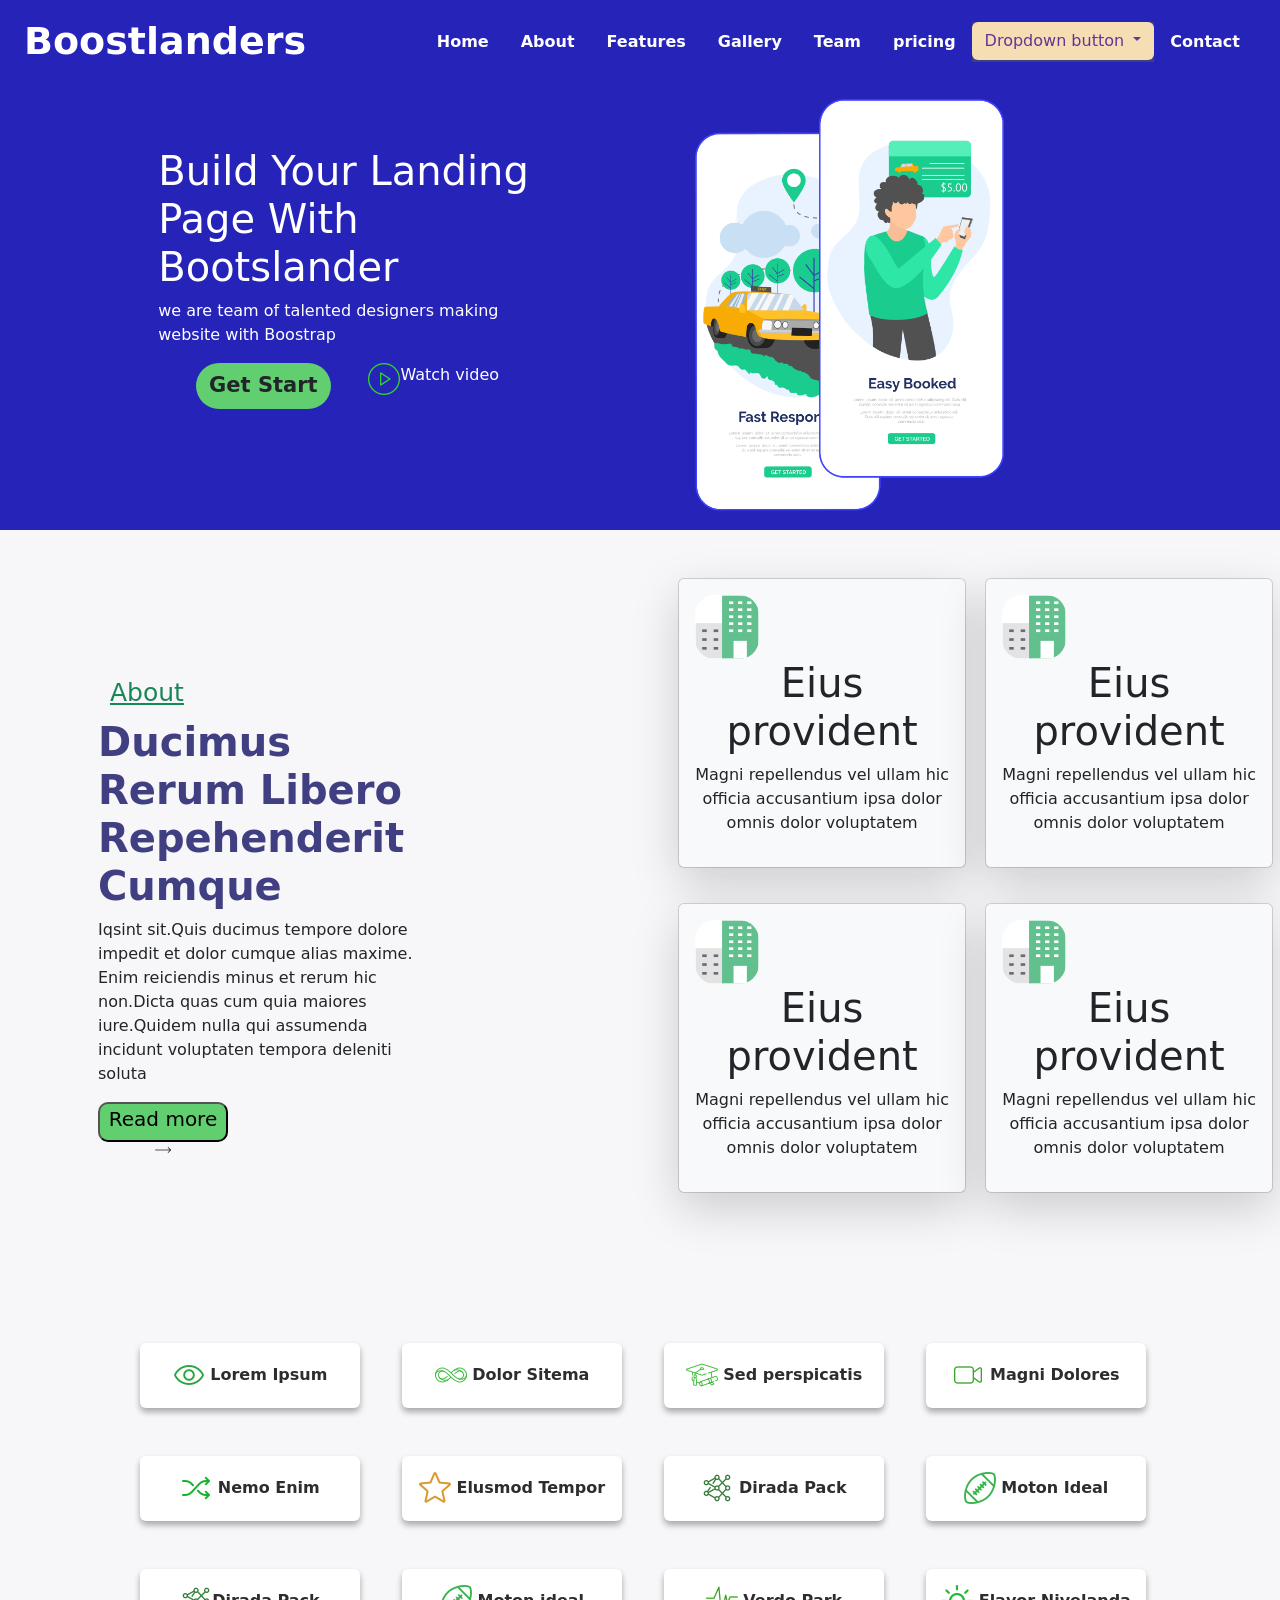
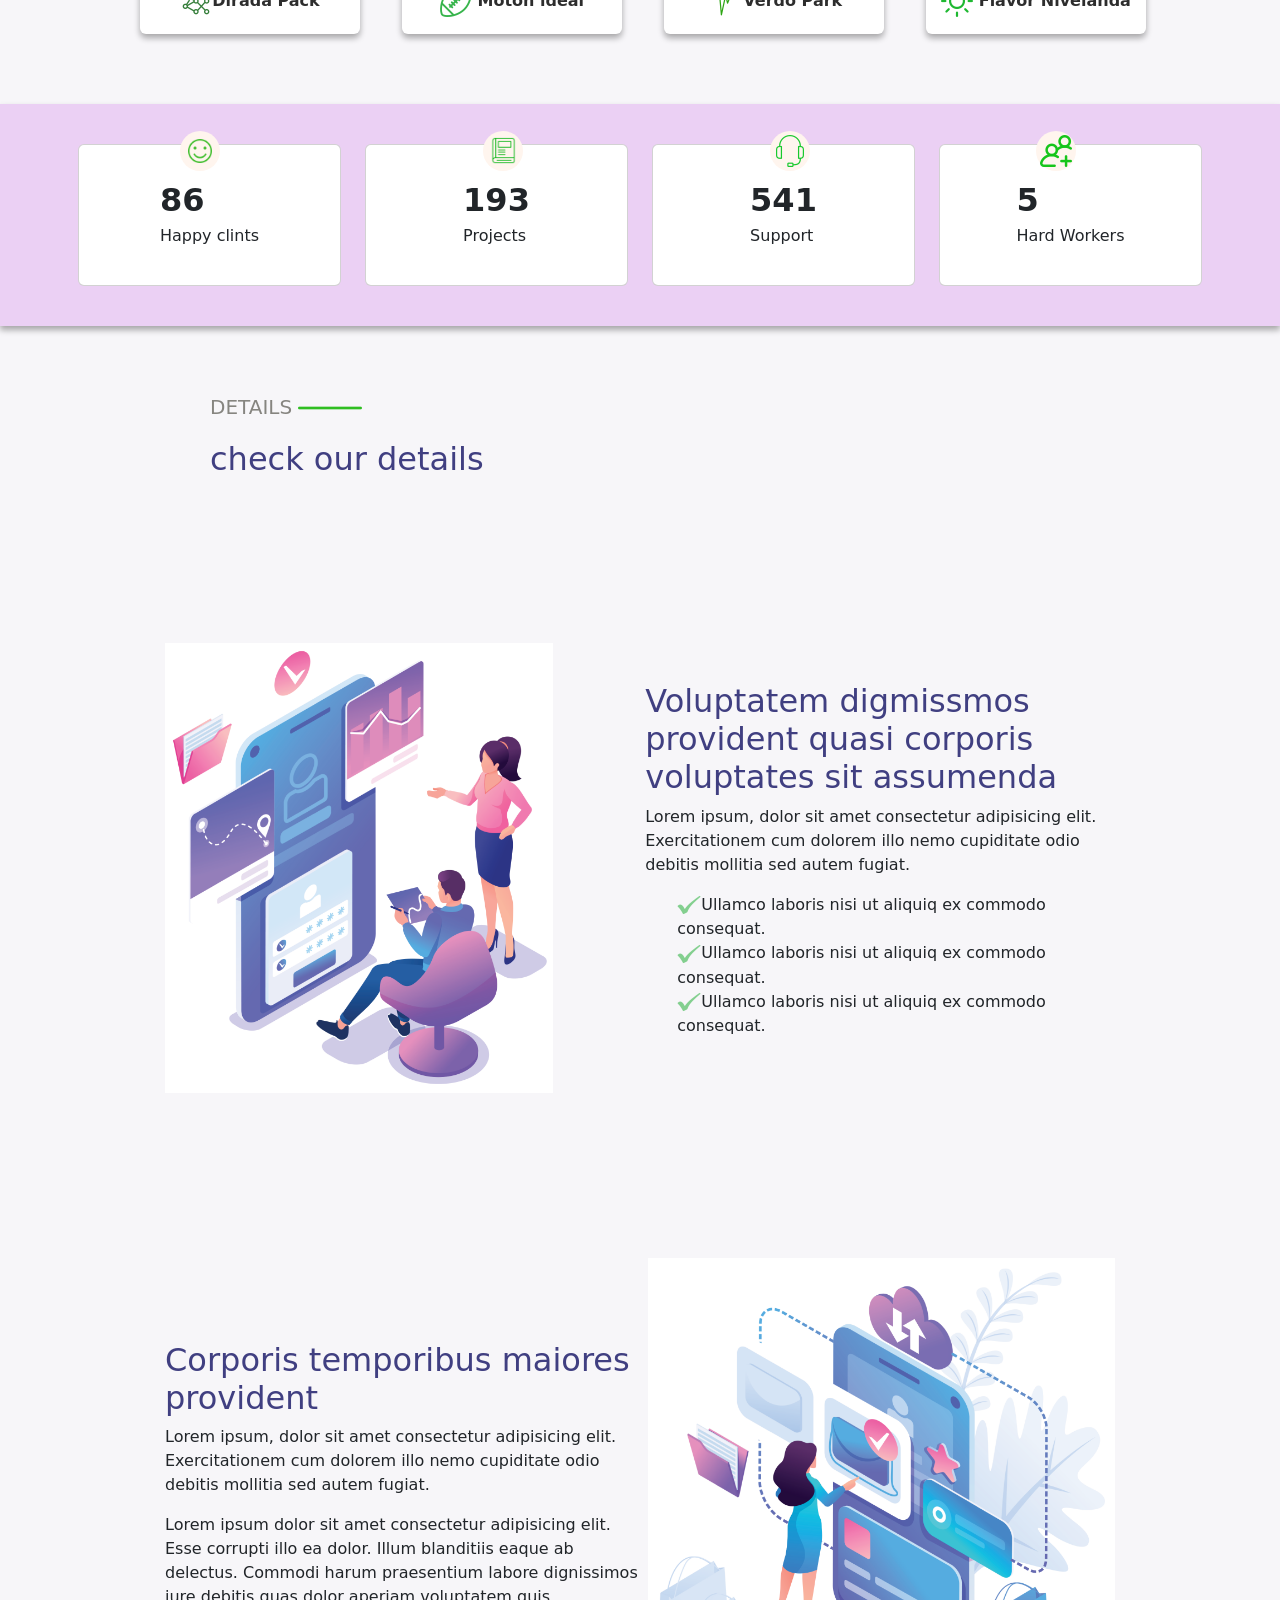
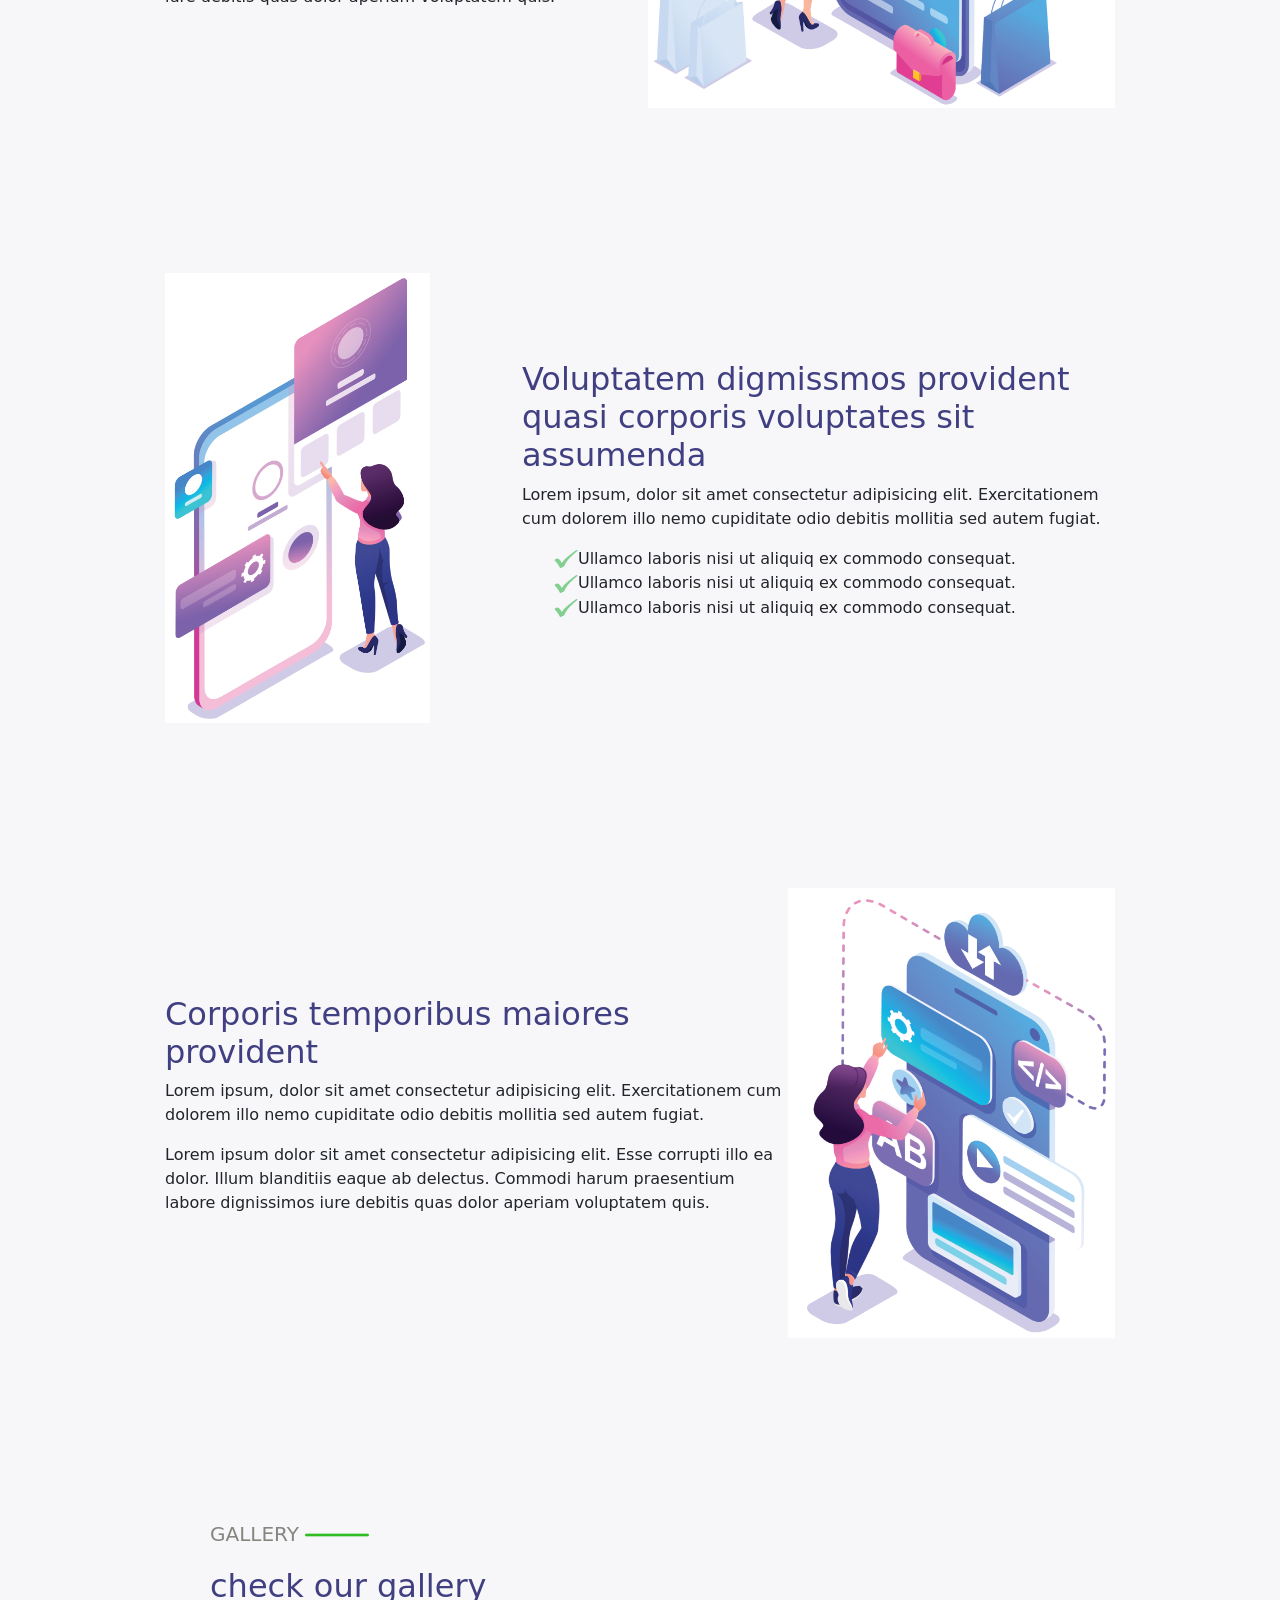
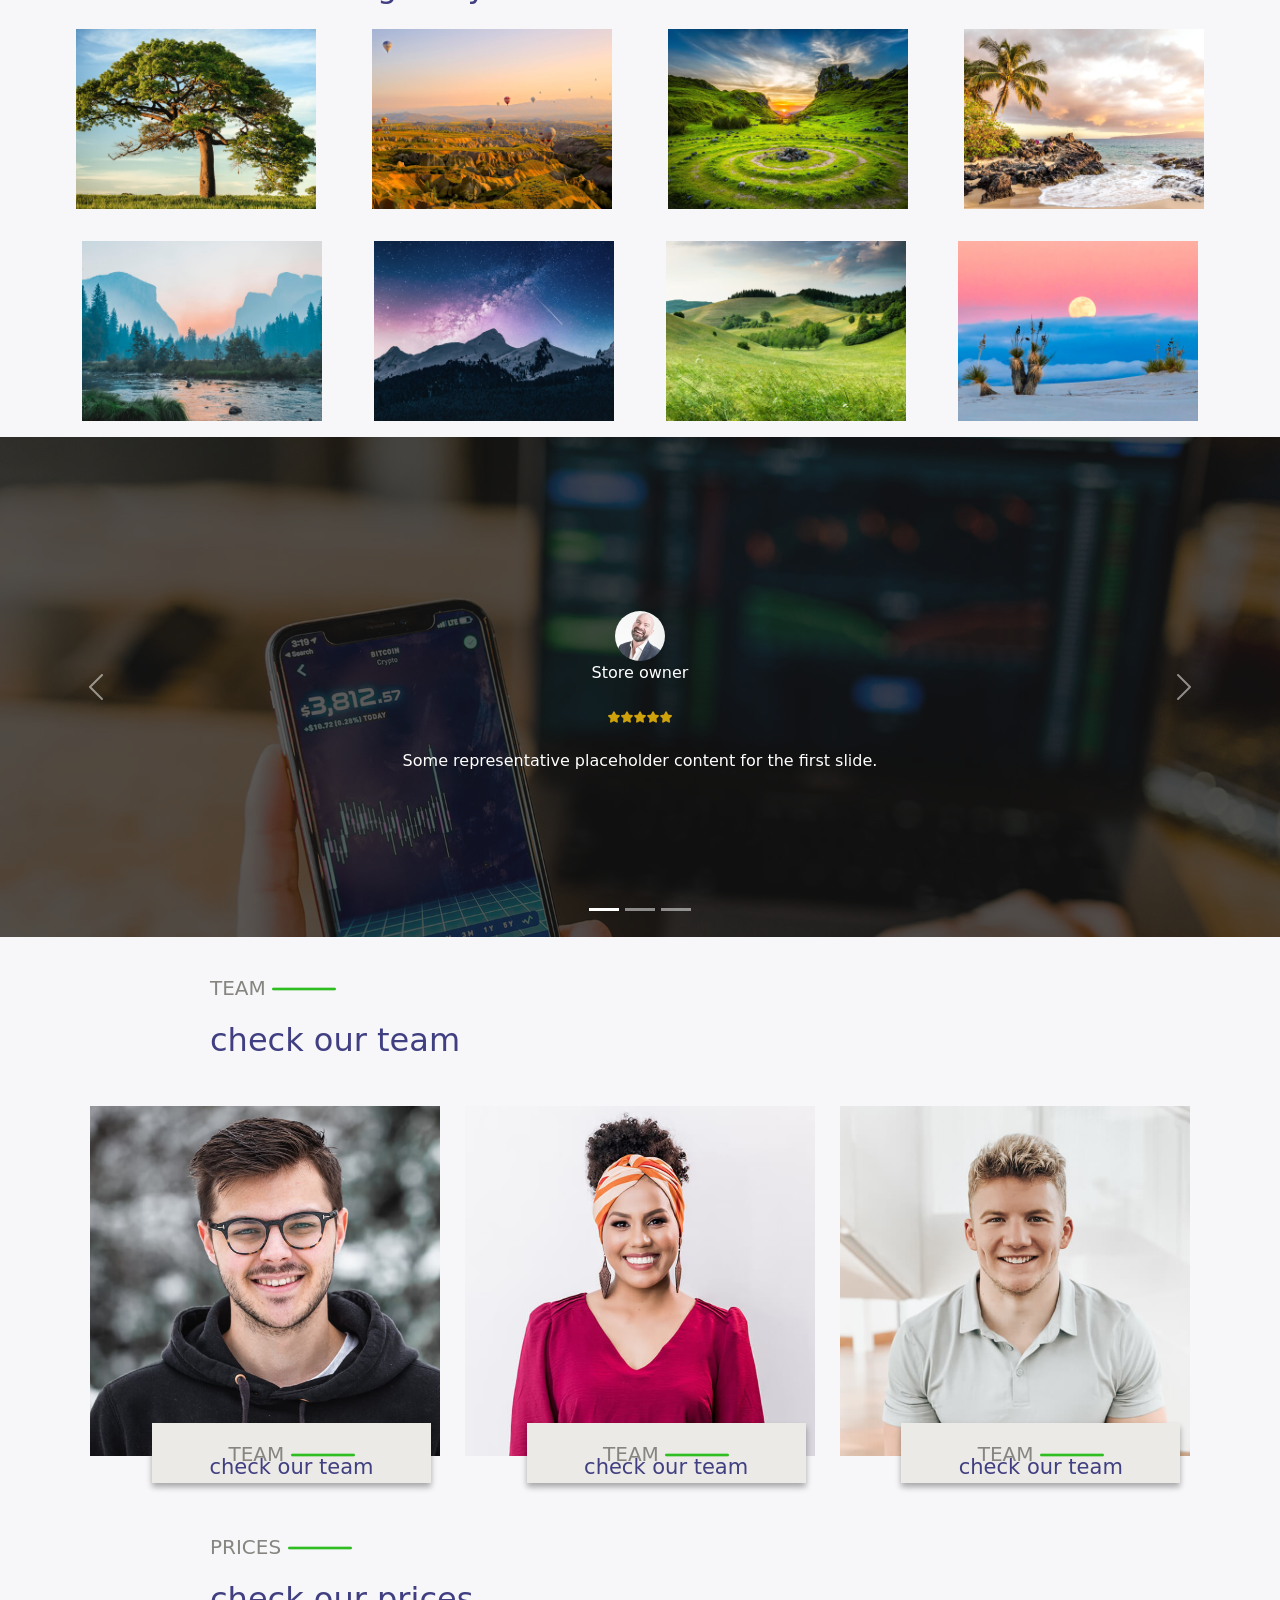
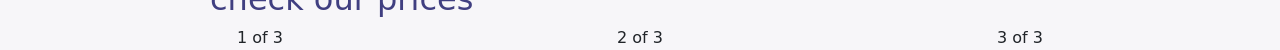
<file: exam/index.html>
<!doctype html>
<html lang="en">

<head>
  <meta charset="utf-8">
  <meta name="viewport" content="width=device-width, initial-scale=1">
  <title>Boostlanders</title>
  <link href="https://cdn.jsdelivr.net/npm/bootstrap@5.3.3/dist/css/bootstrap.min.css" rel="stylesheet"
    integrity="sha384-QWTKZyjpPEjISv5WaRU9OFeRpok6YctnYmDr5pNlyT2bRjXh0JMhjY6hW+ALEwIH" crossorigin="anonymous">
  <link rel="stylesheet" href="style.css">
  <link rel="icon" href="assets/img/favicon.png">
</head>

<body>
  <div class=" header-con container-fluid ">
    <nav class="navbar  style=" background-color: #e3f2fd;">
      <div class="container-fluid d-flex justify-content-between">
        <a class="navbar-brand text-white ">Boostlanders</a>
        <form class="d-flex fw-bold text-white">
          <nav class="nav ">
            <a class="nav-link active text-white" aria-current="page" href="#">Home</a>
            <a class="nav-link text-white" href="#">About</a>
            <a class="nav-link text-white" href="#">Features</a>
            <a class="nav-link text-white" href="#">Gallery</a>
            <a class="nav-link text-white" href="#">Team</a>
            <a class="nav-link text-white" href="#">pricing</a>
            <div class="dropdown">
              <button class="btn  dropdown-toggle" type="button" data-bs-toggle="dropdown" aria-expanded="false">
                Dropdown button
              </button>
              <ul class="dropdown-menu  text-white">
                <li><a class="dropdown-item active" href="#">Action</a></li>
                <li><a class="dropdown-item" href="#">Another action</a></li>
                <li><a class="dropdown-item" href="#">Something else here</a></li>
                <li>
                  <hr class="dropdown-divider">
                </li>
                <li><a class="dropdown-item" href="#">Separated link</a></li>
              </ul>
            </div>
            <a class="nav-link text-white" href="#">Contact</a>

          </nav>
        </form>
      </div>
    </nav>
    <div class="heder2 container-fluid row mt-3">
      <div class="row justify-content-evenly">
        <div class="col-4 pt-5 ">
          <h1>Build Your Landing Page With Bootslander</h1>
          <p>we are team of talented designers making website with Boostrap</p>
          <div class="watch-video d-flex justify-content-evenly">
            <div class="get-btn  rounded-pill ">
              <button type="button" class="btn ">Get Start</button>

            </div>
            <div class="img-2 d-flex justify-content-between ">
              <div class="img">
                <img src="assets/img/play-button.png" alt="">
              </div>
              <div class="img-p">
                <p>Watch video</p>
              </div>

            </div>

          </div>
        </div>
        <div class=" hero-img col-4">

          <img src="assets/img/hero-img.png" alt="">
        </div>

      </div>

    </div>
  </div>
  <div class="about-1 row ">
    <div class=" left col-5">
      <button type="button" class=" left-b-1 btn btn-outline-success">About</button>
      <h1>ducimus rerum libero repehenderit cumque</h1>
      <p>Iqsint sit.Quis ducimus tempore dolore impedit et dolor cumque alias
        maxime. Enim reiciendis minus et rerum hic non.Dicta quas cum quia maiores
        iure.Quidem nulla qui assumenda incidunt voluptaten tempora deleniti soluta
      </p>
      <button type="button" class="btn-2 btn-primary">Read more <img src="right-arrow.png" alt=""></button>
    </div>
    <div class="col-7 mt-5">
      <div class="container text-center">
        <div class="row">
          <div class=" col-6 col-sm-3">
            <div class="up-card">
              <div class="card" style="width: 18rem;">
                <div class="card-body shadow-lg bg-body-tertiary rounded">
                  <img src="assets/img/buliding.png" alt="">
                  <h1>Eius provident</h1>
                  <p>Magni repellendus vel ullam hic officia accusantium ipsa dolor omnis dolor voluptatem

                  </p>

                </div>
              </div>
            </div>
          </div>
          <div class=" col-6 col-sm-3">
            <div class="up-card">
              <div class="card" style="width: 18rem;">
                <div class="card-body shadow-lg bg-body-tertiary rounded">
                  <img src="assets/img/buliding.png" alt="">
                  <h1>Eius provident</h1>
                  <p>Magni repellendus vel ullam hic officia accusantium ipsa dolor omnis dolor voluptatem

                  </p>

                </div>
              </div>
            </div>

          </div>

          <!-- Force next columns to break to new line -->
          <div class="w-100"></div>

          <div class="col-6 col-sm-3">
            <div class="up-card">
              <div class="card" style="width: 18rem;">
                <div class="card-body shadow-lg bg-body-tertiary rounded">
                  <img src="assets/img/buliding.png" alt="">
                  <h1>Eius provident</h1>
                  <p>Magni repellendus vel ullam hic officia accusantium ipsa dolor omnis dolor voluptatem

                  </p>

                </div>
              </div>
            </div>
          </div>
          <div class="col-6 col-sm-3">
            <div class="up-card">
              <div class="card" style="width: 18rem;">
                <div class="card-body shadow-lg bg-body-tertiary rounded">
                  <img src="assets/img/buliding.png" alt="">
                  <h1>Eius provident</h1>
                  <p>Magni repellendus vel ullam hic officia accusantium ipsa dolor omnis dolor voluptatem

                  </p>

                </div>
              </div>
            </div>
          </div>
        </div>
      </div>

    </div>

  </div>

  <div class="company">
    <div class="container text-center">
      <div class="row row-cols-2 row-cols-lg-4 g-2 g-lg-3">
        <div class="col">
          <div class="p-3">
            <button type="button" class=" btn btn-outline-secondary">
              <img src="assets/img/visible.png" alt=""> <span>Lorem Ipsum</span>
            </button>
          </div>
        </div>
        <div class="col">
          <div class="p-3">
            <button type="button" class=" btn btn-outline-secondary">
              <img src="assets/img/infinity.png" alt=""> <span>Dolor Sitema</span>
            </button>
          </div>
        </div>
        <div class="col">
          <div class="p-3">
            <button type="button" class=" btn btn-outline-secondary">
              <img src="assets/img/graduation-hat.png" alt=""> <span>Sed perspicatis</span>
            </button>
          </div>
        </div>
        <div class="col">
          <div class="p-3">
            <button type="button" class=" btn btn-outline-secondary">
              <img src="assets/img/cam-recorder.png" alt=""> <span>Magni Dolores</span>
            </button>
          </div>
        </div>
        <div class="col">
          <div class="p-3">
            <button type="button" class=" btn btn-outline-secondary">
              <img src="assets/img/arrow.png" alt=""> <span>Nemo Enim</span>
            </button>
          </div>
        </div>
        <div class="col">
          <div class="p-3">
            <button type="button" class=" btn btn-outline-secondary">
              <img src="assets/img/star.png" alt=""> <span>Elusmod Tempor</span>
            </button>
          </div>
        </div>
        <div class="col">
          <div class="p-3">
            <button type="button" class=" btn btn-outline-secondary">
              <img src="assets/img/neural-net.png" alt=""> <span>Dirada Pack</span>
            </button>
          </div>
        </div>
        <div class="col">
          <div class="p-3">
            <button type="button" class=" sss btn btn-outline-secondary">
              <img src="assets/img/american-football.png" alt=""> <span>Moton Ideal</span>

            </button>
          </div>
        </div>
        <div class="col">
          <div class="p-3">
            <button type="button" class=" btn btn-outline-secondary">
              <img src="assets/img/neural-net.png" alt=""><span>Dirada Pack</span>
            </button>
          </div>
        </div>
        <div class="col">
          <div class="p-3">
            <button type="button" class=" btn btn-outline-secondary">
              <img src="assets/img/american-football.png" alt=""> <span>Moton ideal</span>
            </button>
          </div>
        </div>
        <div class="col">
          <div class="p-3">
            <button type="button" class=" btn btn-outline-secondary">
              <img src="assets/img/heart-beat.png" alt=""> <span>Verdo Park</span>
            </button>
          </div>
        </div>
        <div class="col">
          <div class="p-3">
            <button type="button" class=" btn btn-outline-secondary">
              <img src="assets/img/sun.png" alt=""> <span>Flavor Nivelanda</span>
            </button>
          </div>
        </div>
      </div>

    </div>
  </div>
  <div class="happy-clint ">
    <div class="happy-clint-2 row column-gap-0">
      <div class="col-sm-3 ">
        <div class="card-number card">
          <div class="card-body">
            <h5 class="card-title"><img src="assets/img/smile (1).png" alt=""></h5>
            <div class="happy">
              <span class="number">86</span>
              <p>Happy clints</p>
            </div>
          </div>
        </div>
      </div>
      <div class="col-sm-3">
        <div class="card-number card">
          <div class="card-body">
            <h5 class="card-title"><img src="assets/img/book.png" alt=""></h5>
            <div class="happy">
              <span class="number">193</span>
              <p>Projects</p>
            </div>
          </div>
        </div>
      </div>
      <div class="col-sm-3">
        <div class="card-number card">
          <div class="card-body">
            <h5 class="card-title"><img src="assets/img/headphones.png" alt=""></h5>
            <div class="happy">
              <span class="number">541</span>
              <p>Support</p>
            </div>
          </div>
        </div>
      </div>
      <div class="col-sm-3">
        <div class="card-number card">
          <div class="card-body">
            <h5 class="card-title"><img src="assets/img/add-group (1).png" alt=""></h5>
            <div class="happy">
              <span class="number">5</span>
              <p>Hard Workers</p>
            </div>
          </div>
        </div>
      </div>
    </div>
  </div>

  <div class="details">
    <div class="details-header">
      <p class="header-p">details <img src="assets/img/minus.png" alt=""></p>
      <h2 class="header-check">check our details</h2>
    </div>
    <div class="details-first">
      <div class="first-img">
        <img src="assets/img/details-1.png" alt="">
      </div>
      <div class="first-cont">
        <h2 class="first-cont-header">Voluptatem digmissmos provident quasi corporis voluptates sit assumenda</h2>
        <p>Lorem ipsum, dolor sit amet consectetur adipisicing elit. Exercitationem cum dolorem illo nemo cupiditate
          odio debitis mollitia sed autem fugiat.</p>
        <div class="first-list">
          <ul>
            <li><span><img src="assets/img/checkmark (1).png" alt=""></span>Ullamco laboris nisi ut aliquiq ex commodo
              consequat.</li>
            <li><span><img src="assets/img/checkmark (1).png" alt=""></span>Ullamco laboris nisi ut aliquiq ex commodo
              consequat.</li>
            <li><span><img src="assets/img/checkmark (1).png" alt=""></span>Ullamco laboris nisi ut aliquiq ex commodo
              consequat.</li>
          </ul>
        </div>
      </div>
    </div>
    <div class="details-first" id="second">
      <div class="first-cont" id="second-p">
        <h2 class="first-cont-header">Corporis temporibus maiores provident</h2>
        <p>Lorem ipsum, dolor sit amet consectetur adipisicing elit. Exercitationem cum dolorem illo nemo cupiditate
          odio debitis mollitia sed autem fugiat.</p>
        <p>Lorem ipsum dolor sit amet consectetur adipisicing elit. Esse corrupti illo ea dolor. Illum blanditiis eaque
          ab delectus. Commodi harum praesentium labore dignissimos iure debitis quas dolor aperiam voluptatem quis.</p>
      </div>
      <div class="first-img">
        <img src="assets/img/details-2.png" alt="">
      </div>
    </div>
   
    <div class="details-first" id="third">
      <div class="first-img">
        <img src="assets/img/details-3.png" alt="">
      </div>
      <div class="first-cont">
        <h2 class="first-cont-header">Voluptatem digmissmos provident quasi corporis voluptates sit assumenda</h2>
        <p>Lorem ipsum, dolor sit amet consectetur adipisicing elit. Exercitationem cum dolorem illo nemo cupiditate
          odio debitis mollitia sed autem fugiat.</p>
        <div class="first-list">
          <ul>
            <li><span><img src="assets/img/checkmark (1).png" alt=""></span>Ullamco laboris nisi ut aliquiq ex commodo
              consequat.</li>
            <li><span><img src="assets/img/checkmark (1).png" alt=""></span>Ullamco laboris nisi ut aliquiq ex commodo
              consequat.</li>
            <li><span><img src="assets/img/checkmark (1).png" alt=""></span>Ullamco laboris nisi ut aliquiq ex commodo
              consequat.</li>
          </ul>
        </div>
      </div>
    </div>
    <div class="details-first" id="second">
      <div class="first-cont" id="second-p">
        <h2 class="first-cont-header">Corporis temporibus maiores provident</h2>
        <p>Lorem ipsum, dolor sit amet consectetur adipisicing elit. Exercitationem cum dolorem illo nemo cupiditate
          odio debitis mollitia sed autem fugiat.</p>
        <p>Lorem ipsum dolor sit amet consectetur adipisicing elit. Esse corrupti illo ea dolor. Illum blanditiis eaque
          ab delectus. Commodi harum praesentium labore dignissimos iure debitis quas dolor aperiam voluptatem quis.</p>
      </div>
      <div class="first-img">
        <img src="assets/img/details-4.png" alt="">
      </div>
    </div>
  </div>

  <div class="gallery">
    <div class="details-header">
      <p class="header-p">GALLERY <img src="assets/img/minus.png" alt=""></p>
      <h2 class="header-check">check our gallery</h2>
    </div>
    <div class="gallery-sec">
      <div class="text-center">
        <div class="row column-gap-0">
          <div class="col-3 column-gap-0">
            <div class="p-3"><img src="assets/img/gallery/gallery-1.jpg" alt=""></div>
          </div>
          <div class="col-3">
            <div class="p-3"><img src="assets/img/gallery/gallery-2.jpg" alt=""></div>
          </div>
          <div class="col-3">
            <div class="p-3"><img src="assets/img/gallery/gallery-3.jpg" alt=""></div>
          </div>
          <div class="col-3">
            <div class="p-3"><img src="assets/img/gallery/gallery-4.jpg" alt=""></div>
          </div>
        </div>
        <div class="row g-2">
          <div class="col-3">
            <div class="p-3"><img src="assets/img/gallery/gallery-5.jpg" alt=""></div>
          </div>
          <div class="col-3">
            <div class="p-3"><img src="assets/img/gallery/gallery-6.jpg" alt=""></div>
          </div>
          <div class="col-3">
            <div class="p-3"><img src="assets/img/gallery/gallery-7.jpg" alt=""></div>
          </div>
          <div class="col-3">
            <div class="p-3"><img src="assets/img/gallery/gallery-8.jpg" alt=""></div>
          </div>
        </div>
      </div>
    </div>
    
  </div>
  <div id="carouselExampleCaptions" class="carousel slide">
    <div class="carousel-indicators">
      <button type="button" data-bs-target="#carouselExampleCaptions" data-bs-slide-to="0" class="active" aria-current="true" aria-label="Slide 1"></button>
      <button type="button" data-bs-target="#carouselExampleCaptions" data-bs-slide-to="1" aria-label="Slide 2"></button>
      <button type="button" data-bs-target="#carouselExampleCaptions" data-bs-slide-to="2" aria-label="Slide 3"></button>
    </div>
    <div class="carousel-inner">
      <div class="carousel-item active">
        <img src="assets/img/testimonials-bg.jpg" class="d-block w-100" alt="...">
        <div class="carousel-caption d-none d-md-block">
          <span class="img-z"><img src="assets/img/testimonials/testimonials-1.jpg" alt=""></span>
          <span>Store owner</span>
          <div class="c-icon"><img src="assets/img/rating (1).png" alt=""></div>
          <p>Some representative placeholder content for the first slide.</p>
        </div>
      </div>
      <div class="carousel-item">
        <img src="assets/img/testimonials-bg.jpg" class="d-block w-100" alt="...">
        <div class="carousel-caption d-none d-md-block">
          <span class="img-z"><img src="assets/img/testimonials/testimonials-2.jpg" alt=""></span>
          <span>Store owner</span>
          <div class="c-icon"><img src="assets/img/rating (1).png" alt=""></div>
          <p>Some representative placeholder content for the first slide.</p>
        </div>
      </div>
      <div class="carousel-item">
        <img src="assets/img/testimonials-bg.jpg" class="d-block w-100" alt="...">
        <div class="carousel-caption d-none d-md-block">
          <span class="img-z"><img src="assets/img/testimonials/testimonials-3.jpg" alt=""></span>
          <span>Store owner</span>
          <div class="c-icon"><img src="assets/img/rating (1).png" alt=""></div>
          <p>Some representative placeholder content for the first slide.</p>
        </div>
      </div>
    </div>
    <button class="carousel-control-prev" type="button" data-bs-target="#carouselExampleCaptions" data-bs-slide="prev">
      <span class="carousel-control-prev-icon" aria-hidden="true"></span>
      <span class="visually-hidden">Previous</span>
    </button>
    <button class="carousel-control-next" type="button" data-bs-target="#carouselExampleCaptions" data-bs-slide="next">
      <span class="carousel-control-next-icon" aria-hidden="true"></span>
      <span class="visually-hidden">Next</span>
    </button>
  </div>
  
<div class="team">
  <div class="details-header">
    <p class="header-p">TEAM <img src="assets/img/minus.png" alt=""></p>
    <h2 class="header-check">check our team</h2>
  </div>
  <div class="team-img">
    <div class="container text-center">
      <div class="row g-2 col g-0">
        <div class="col-4 ">
          <div class=""><img src="assets/img/team/team-1.jpg" alt="">
            <div class="details-header" id="team-d">
              <p class="header-p">TEAM <img src="assets/img/minus.png" alt=""></p>
              <h2 class="header-check">check our team</h2>
            </div>
          </div>
        </div>
        <div class="col-4">
          <div class=""><img src="assets/img/team/team-2.jpg" alt="">
            <div class="details-header" id="team-d">
              <p class="header-p">TEAM <img src="assets/img/minus.png" alt=""></p>
              <h2 class="header-check">check our team</h2>
            </div>
          </div>
        </div>
        <div class="col-4">
          <div class=""><img src="assets/img/team/team-3.jpg" alt="">
            <div class="details-header" id="team-d">
              <p class="header-p">TEAM <img src="assets/img/minus.png" alt=""></p>
              <h2 class="header-check">check our team</h2>
            </div>
          </div>
        </div>
       
      </div>
    </div>
  </div>
</div>
<div class="prices">
  <div class="details-header">
    <p class="header-p">prices <img src="assets/img/minus.png" alt=""></p>
    <h2 class="header-check">check our prices</h2>
  </div>
  <div class="container text-center">
    
    <div class="row">
      <div class="col">
        1 of 3
      </div>
      <div class="col">
        2 of 3
      </div>
      <div class="col">
        3 of 3
      </div>
    </div>
  </div>
</div>
  <script src="https://cdn.jsdelivr.net/npm/bootstrap@5.3.3/dist/js/bootstrap.bundle.min.js"
    integrity="sha384-YvpcrYf0tY3lHB60NNkmXc5s9fDVZLESaAA55NDzOxhy9GkcIdslK1eN7N6jIeHz"
    crossorigin="anonymous"></script>
</body>

</html>
</file>
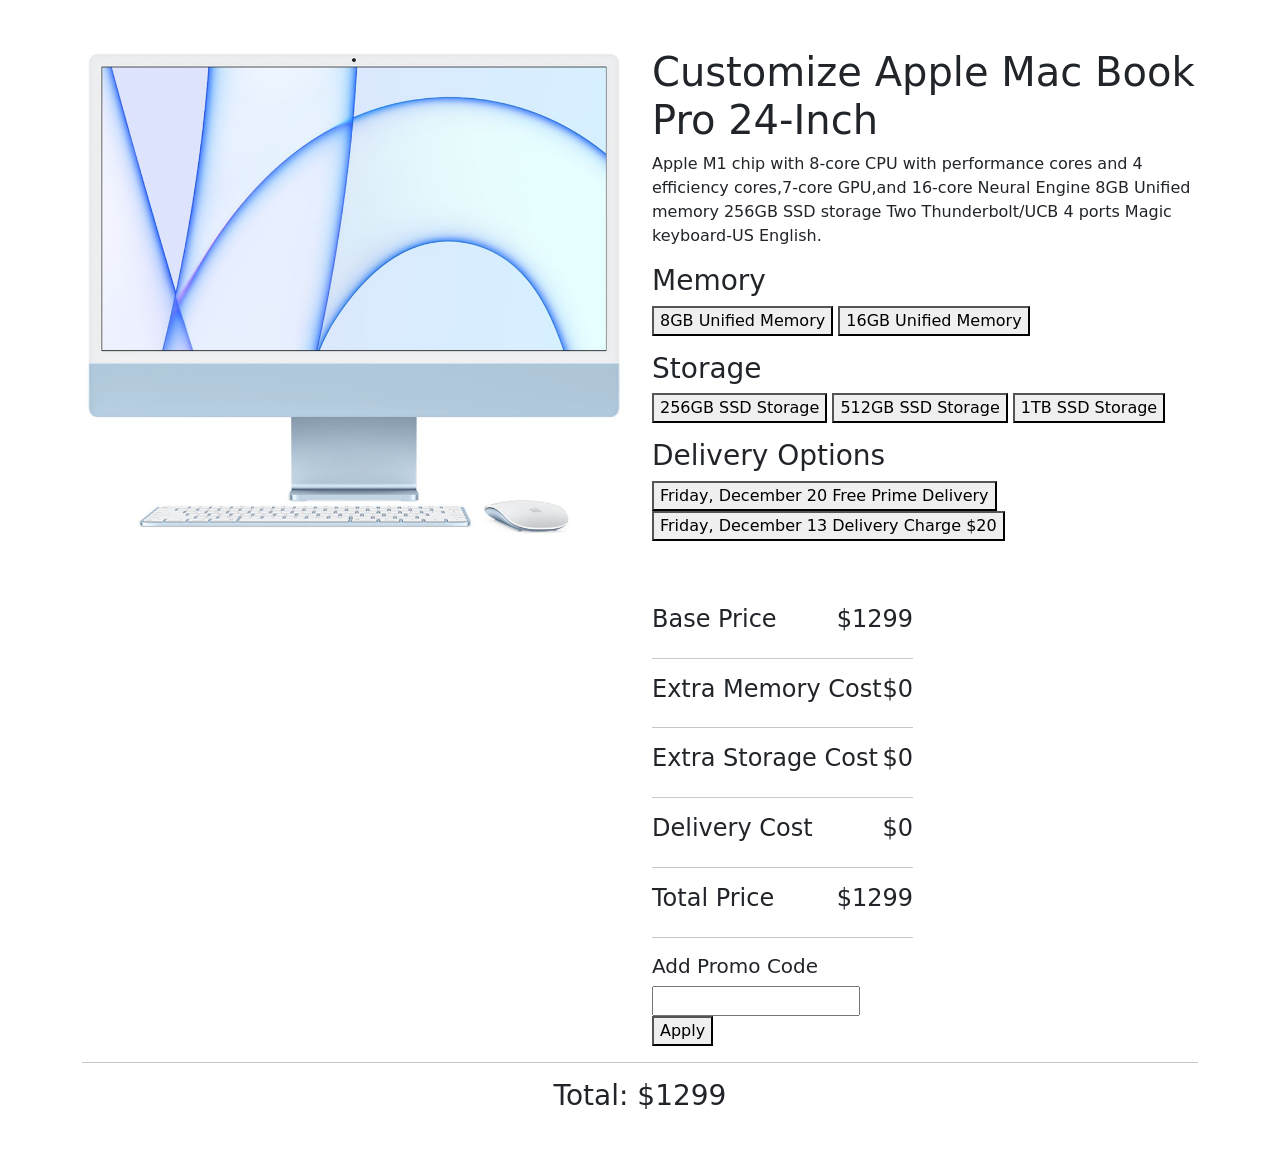
<file: macbook/index.html>
<!DOCTYPE html>
<html lang="en">
  <head>
    <meta charset="UTF-8" />
    <meta http-equiv="X-UA-Compatible" content="IE=edge" />
    <meta name="viewport" content="width=device-width, initial-scale=1.0" />
    <title>Mac Book Pro</title>

    <!-- Bootstrap CDN -->
    <link
      href="https://cdn.jsdelivr.net/npm/bootstrap@5.0.2/dist/css/bootstrap.min.css"
      rel="stylesheet"
      integrity="sha384-EVSTQN3/azprG1Anm3QDgpJLIm9Nao0Yz1ztcQTwFspd3yD65VohhpuuCOmLASjC"
      crossorigin="anonymous"
    />
  </head>

  <body>
    <main class="container my-5">
      <div class="row">
        <!-- Image Section -->
        <div class="col-md-6">
          <img class="img-fluid" src="images/mac.png" alt="" />
        </div>
        <!-- Intro Section -->
        <div class="col-md-6">
          <div>
            <h1>Customize Apple Mac Book Pro 24-Inch</h1>
            <p>
              Apple M1 chip with 8-core CPU with performance cores and 4
              efficiency cores,7-core GPU,and 16-core Neural Engine 8GB Unified
              memory 256GB SSD storage Two Thunderbolt/UCB 4 ports Magic
              keyboard-US English.
            </p>
          </div>
          <!-- Intro Section Close -->

          <!-- Memory Section -->

          <div class="mt-3">
            <h3>Memory</h3>
            <button id="8gb-memory" class="upper-btns">
              8GB Unified Memory
            </button>
            <button id="16gb-memory" class="upper-btns">
              16GB Unified Memory
            </button>
          </div>
          <!-- Memory Section Close-->

          <!-- Storage Section -->

          <div class="mt-3">
            <h3>Storage</h3>
            <button id="256gb-storage" class="upper-btns">
              256GB SSD Storage
            </button>
            <button id="512gb-storage" class="upper-btns">
              512GB SSD Storage
            </button>
            <button id="1tb-storage" class="upper-btns">1TB SSD Storage</button>
          </div>
          <!-- Storage Section Close -->

          <!-- Delivery Section -->

          <div class="mt-3">
            <h3>Delivery Options</h3>
            <button id="late-delivery" class="upper-btns">
              Friday, December 20 Free Prime Delivery
            </button>
            <button id="early-delivery" class="upper-btns">
              Friday, December 13 Delivery Charge $20
            </button>
          </div>
          <!-- Delivery Section Close -->

          <!-- Total Count Section -->

          <div class="mt-3">
            <div class="row pt-5">
              <div class="col-md-6">
                <div class="d-flex justify-content-between">
                  <h4 id="base-price">Base Price</h4>
                  <h4>$<span>1299</span></h4>
                </div>

                <hr />
                <div class="d-flex justify-content-between">
                  <h4>Extra Memory Cost</h4>
                  <h4>$<span id="memory-cost">0</span></h4>
                </div>

                <hr />
                <div class="d-flex justify-content-between">
                  <h4>Extra Storage Cost</h4>
                  <h4>$<span id="storage-cost">0</span></h4>
                </div>

                <hr />
                <div class="d-flex justify-content-between">
                  <h4>Delivery Cost</h4>
                  <h4>$<span id="delivery-cost">0</span></h4>
                </div>

                <hr />
                <div class="d-flex justify-content-between">
                  <h4>Total Price</h4>
                  <h4>$<span id="total-price">1299</span></h4>
                </div>
                <!-- Total Count Section Close -->

                <hr />
                <!-- Promo Code Section -->
                <div>
                  <h5 class="mt-3">Add Promo Code</h5>
                  <input id="input-field" type="text" /><button id="apply-btn">
                    Apply
                  </button>
                </div>
                <!-- Promo Code Section Close -->
              </div>
            </div>
          </div>
        </div>
      </div>

      <hr />
      <!-- User Payment -->

      <h3 class="text-center">Total: $<span id="user-payment">1299</span></h3>
    </main>

    <!-- Bootstrap js File -->

    <script
      src="https://cdn.jsdelivr.net/npm/bootstrap@5.0.2/dist/js/bootstrap.bundle.min.js"
      integrity="sha384-MrcW6ZMFYlzcLA8Nl+NtUVF0sA7MsXsP1UyJoMp4YLEuNSfAP+JcXn/tWtIaxVXM"
      crossorigin="anonymous"
    ></script>

    <!-- Main js File  -->

    <script src="js/apps.js"></script>
  </body>
</html>
</file>
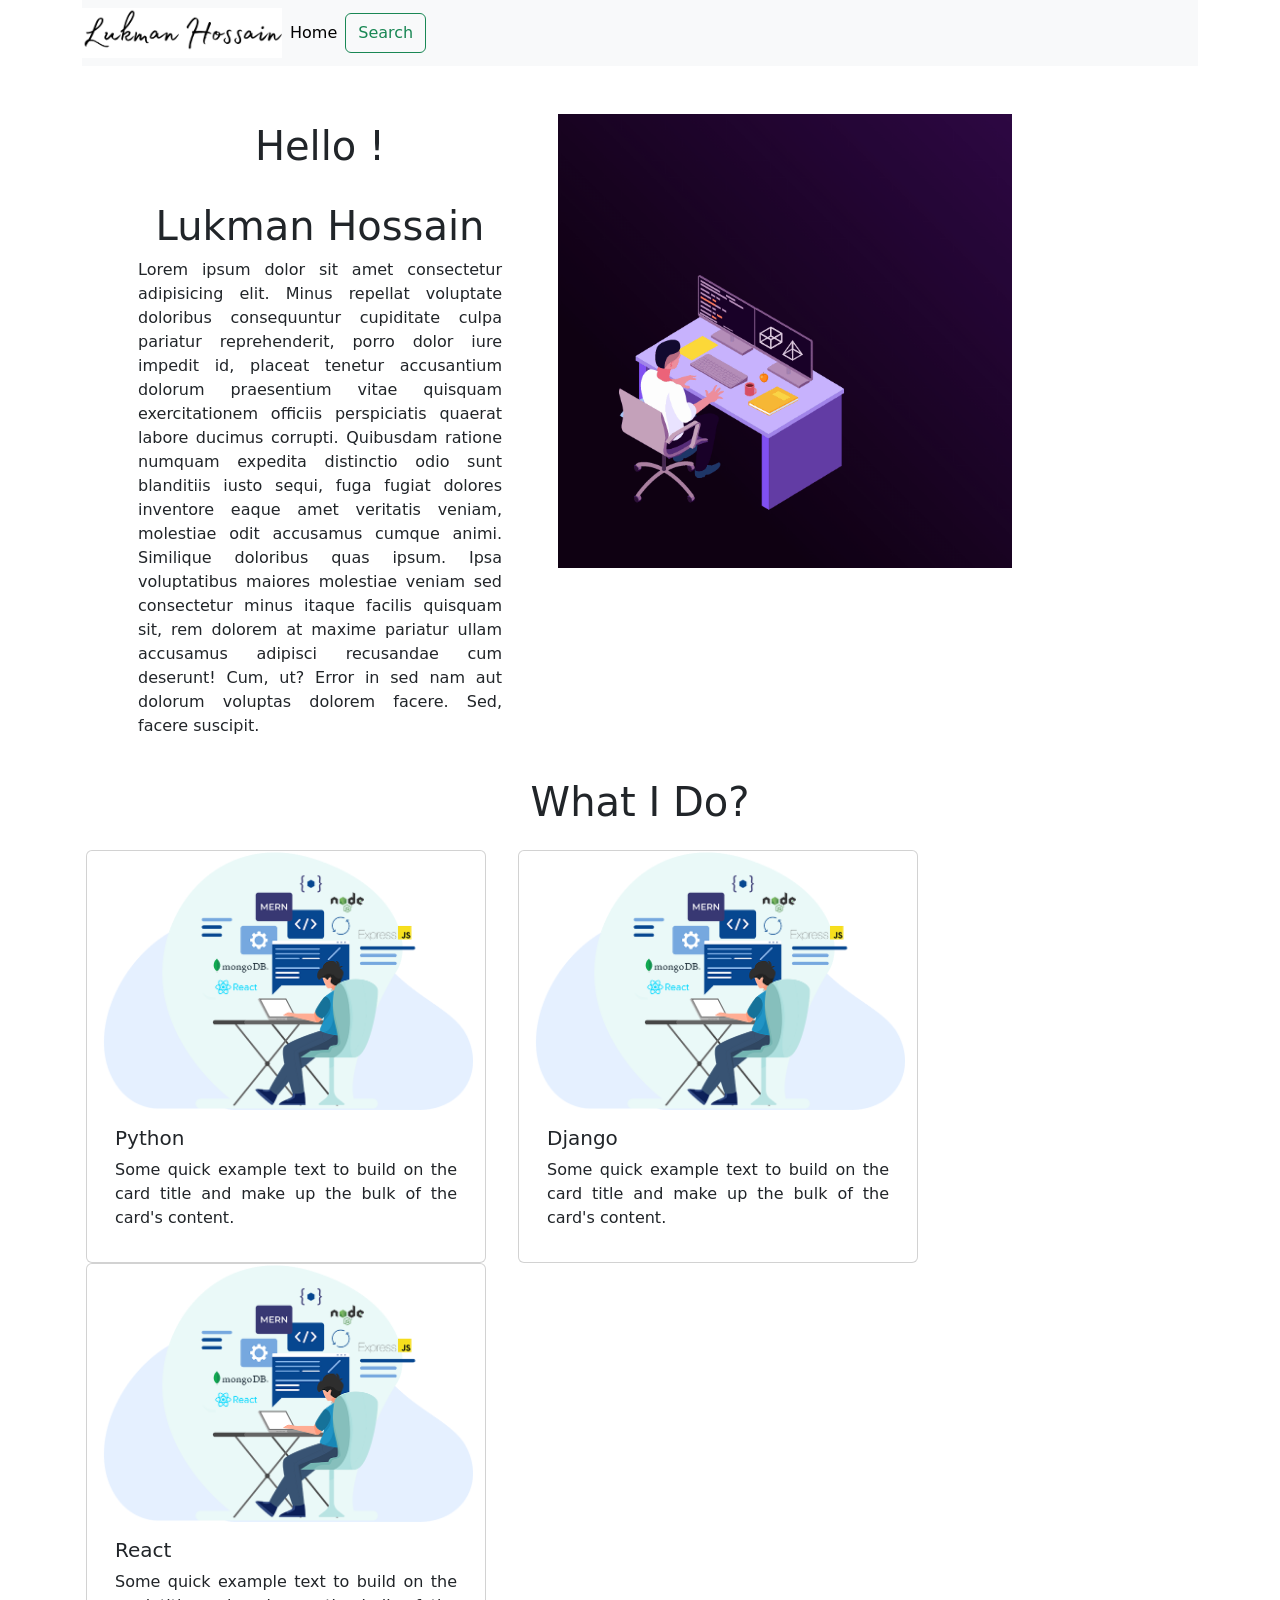
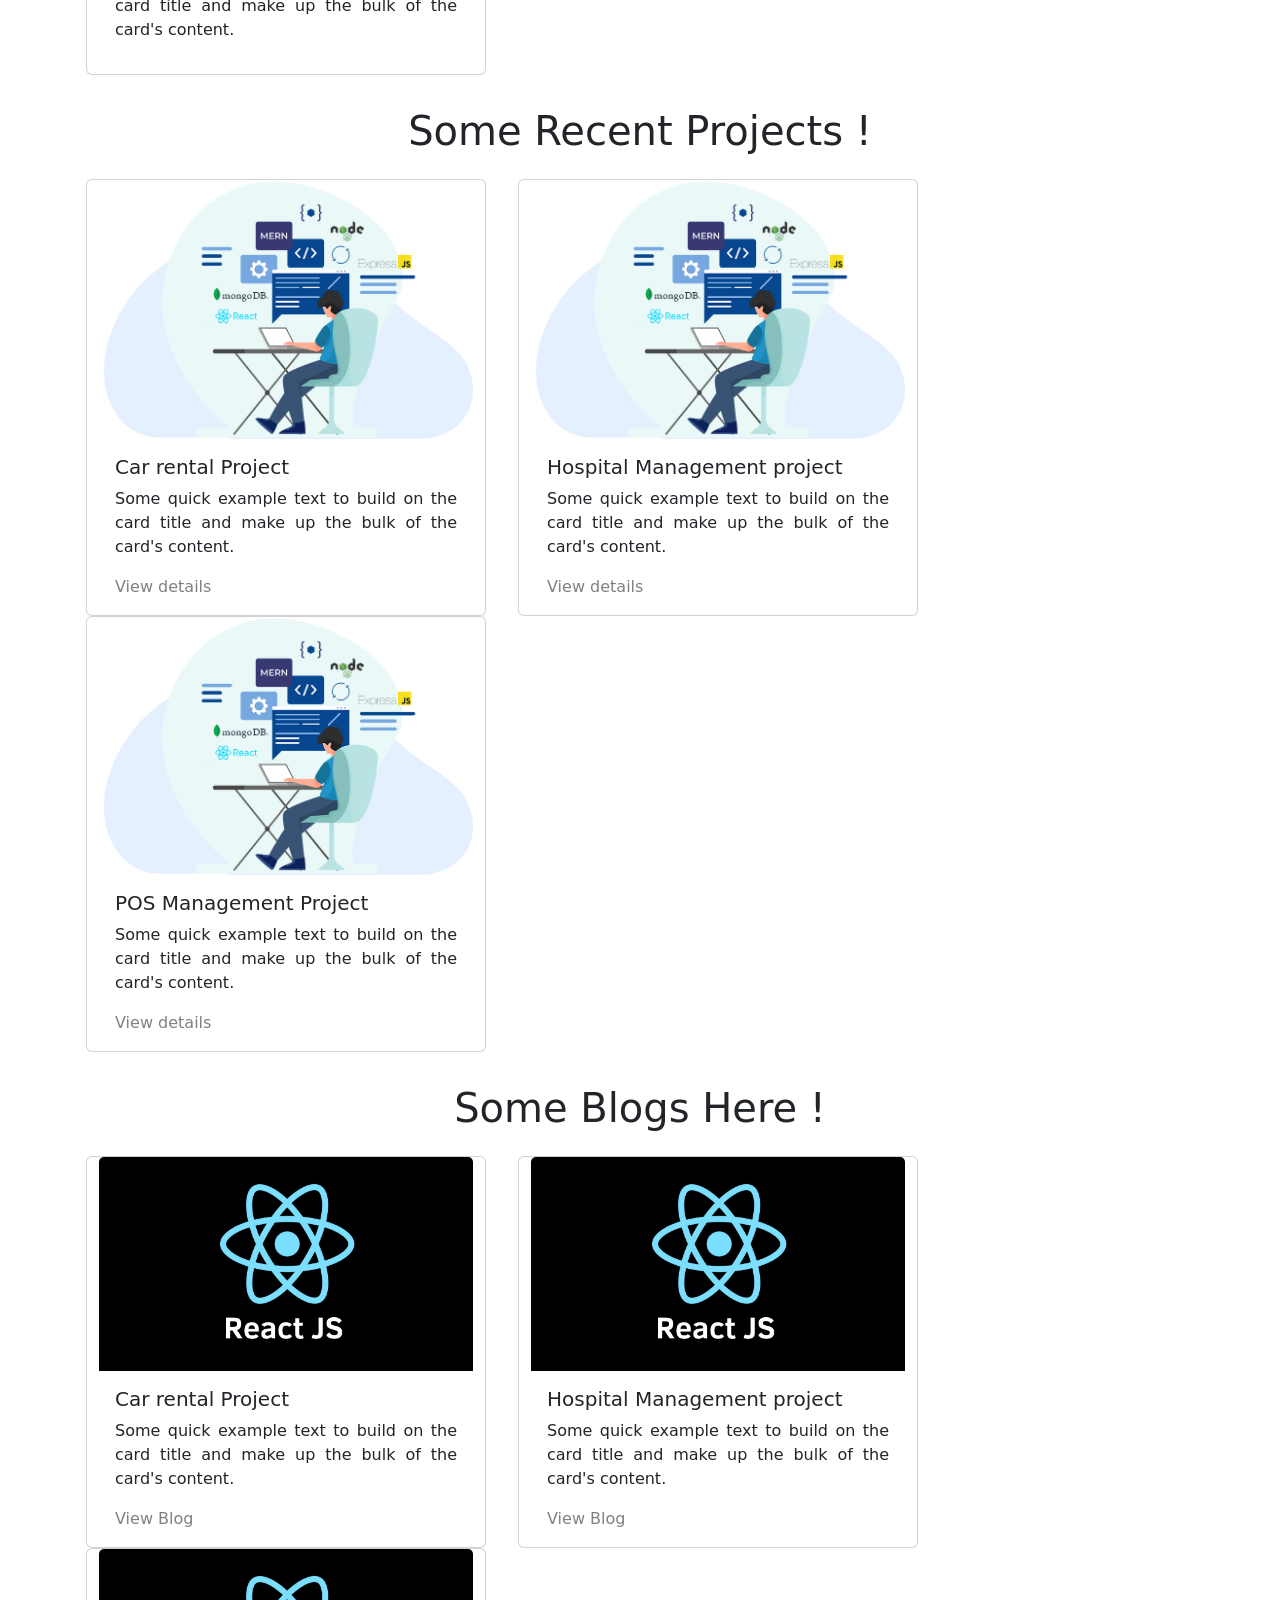
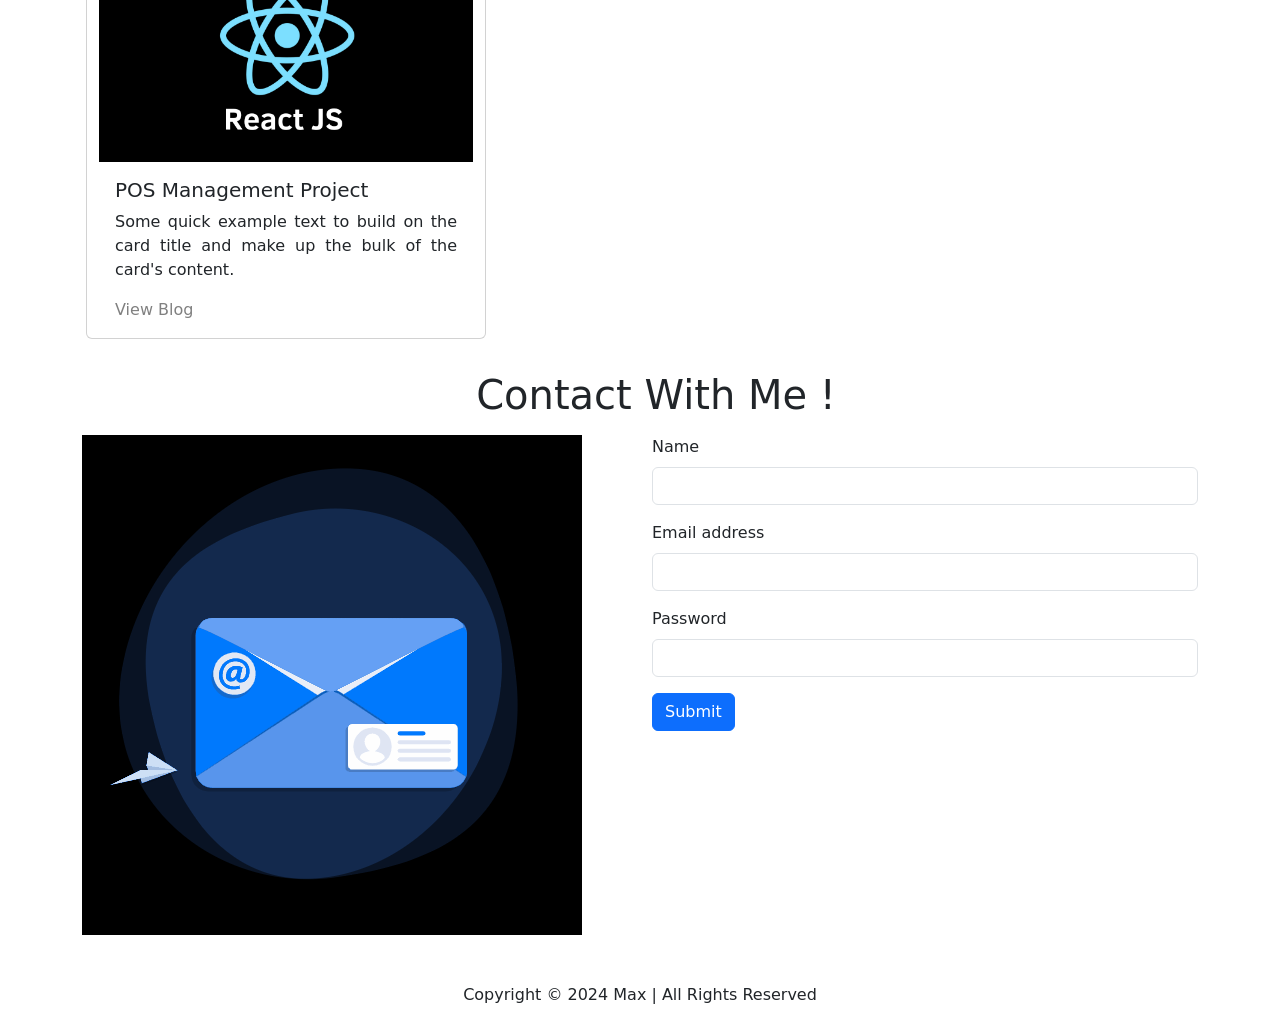
<file: portfolie/index.html>
<!DOCTYPE html>
<html lang="en">
  <head>
    <meta charset="UTF-8" />
    <meta name="viewport" content="width=device-width, initial-scale=1.0" />
    <title>Main Page</title>

    <link rel="stylesheet" href="styles.css" />
    <!-- Bootstrap CDN Link (CSS Link)   -->
    <link
      href="https://cdn.jsdelivr.net/npm/bootstrap@5.3.3/dist/css/bootstrap.min.css"
      rel="stylesheet"
      integrity="sha384-QWTKZyjpPEjISv5WaRU9OFeRpok6YctnYmDr5pNlyT2bRjXh0JMhjY6hW+ALEwIH"
      crossorigin="anonymous"
    />
  </head>
  <body class="container">
    <header>
      <nav class="navbar navbar-expand-lg bg-body-tertiary">
        <div>
          <img src="./images/logo.png" class="logo" alt="" />
        </div>
        <div class="collapse navbar-collapse" id="navbarSupportedContent">
          <form class="d-flex" role="search">
            <ul class="navbar-nav me-auto mb-2 mb-lg-0">
              <li class="nav-item">
                <a class="nav-link active" aria-current="page" href="#">Home</a>
              </li>
            </ul>
            <button class="btn btn-outline-success" type="submit">
              Search
            </button>
          </form>
        </div>
      </nav>
    </header>

    <section>
      <!-- Header Section  -->
      <div class="d-flex mt-5">
        <div class="mx-5 p-2">
          <h1 class="text-center">Hello !</h1>
          <br />
          <h1 class="text-center">Lukman Hossain</h1>
          <p class="text">
            Lorem ipsum dolor sit amet consectetur adipisicing elit. Minus
            repellat voluptate doloribus consequuntur cupiditate culpa pariatur
            reprehenderit, porro dolor iure impedit id, placeat tenetur
            accusantium dolorum praesentium vitae quisquam exercitationem
            officiis perspiciatis quaerat labore ducimus corrupti. Quibusdam
            ratione numquam expedita distinctio odio sunt blanditiis iusto
            sequi, fuga fugiat dolores inventore eaque amet veritatis veniam,
            molestiae odit accusamus cumque animi. Similique doloribus quas
            ipsum. Ipsa voluptatibus maiores molestiae veniam sed consectetur
            minus itaque facilis quisquam sit, rem dolorem at maxime pariatur
            ullam accusamus adipisci recusandae cum deserunt! Cum, ut? Error in
            sed nam aut dolorum voluptas dolorem facere. Sed, facere suscipit.
          </p>
        </div>
        <div>
          <img class="headingImg" src="./images/profile.gif" alt="" />
        </div>
      </div>

      <!-- Services Section  -->
      <div class="row mb-3">
        <h1 class="text-center p-3">What I Do?</h1>
        <div class="card mx-3" style="width: 25rem">
          <img src="./images/mern.png" class="card-img-top" alt="..." />
          <div class="card-body">
            <h5 class="card-title">Python</h5>
            <p class="text">
              Some quick example text to build on the card title and make up the
              bulk of the card's content.
            </p>
          </div>
        </div>
        <div class="card mx-3" style="width: 25rem">
          <img src="./images/mern.png" class="card-img-top" alt="..." />
          <div class="card-body">
            <h5 class="card-title">Django</h5>
            <p class="text">
              Some quick example text to build on the card title and make up the
              bulk of the card's content.
            </p>
          </div>
        </div>
        <div class="card mx-3" style="width: 25rem">
          <img src="./images/mern.png" class="card-img-top" alt="..." />
          <div class="card-body">
            <h5 class="card-title">React</h5>
            <p class="text">
              Some quick example text to build on the card title and make up the
              bulk of the card's content.
            </p>
          </div>
        </div>
      </div>

      <!-- Projects Section  -->
      <div class="row mb-3">
        <h1 class="text-center p-3">Some Recent Projects !</h1>
        <div class="card mx-3" style="width: 25rem">
          <img src="./images/mern.png" class="card-img-top" alt="..." />
          <div class="card-body">
            <h5 class="card-title">Car rental Project</h5>
            <p class="text">
              Some quick example text to build on the card title and make up the
              bulk of the card's content.
            </p>
            <a class="ancor" href="#"> View details</a>
          </div>
        </div>
        <div class="card mx-3" style="width: 25rem">
          <img src="./images/mern.png" class="card-img-top" alt="..." />
          <div class="card-body">
            <h5 class="card-title">Hospital Management project</h5>
            <p class="text">
              Some quick example text to build on the card title and make up the
              bulk of the card's content.
            </p>
            <a class="ancor" href="#"> View details</a>
          </div>
        </div>
        <div class="card mx-3" style="width: 25rem">
          <img src="./images/mern.png" class="card-img-top" alt="..." />
          <div class="card-body">
            <h5 class="card-title">POS Management Project</h5>
            <p class="text">
              Some quick example text to build on the card title and make up the
              bulk of the card's content.
            </p>
            <a class="ancor" href="#"> View details</a>
          </div>
        </div>
      </div>

      <!-- Blogs Section  -->
      <div class="row mb-3">
        <h1 class="text-center p-3">Some Blogs Here !</h1>
        <div class="card mx-3" style="width: 25rem">
          <img src="./images/reactjs.jpg" class="card-img-top" alt="..." />
          <div class="card-body">
            <h5 class="card-title">Car rental Project</h5>
            <p class="text">
              Some quick example text to build on the card title and make up the
              bulk of the card's content.
            </p>
            <a class="ancor" href="#"> View Blog</a>
          </div>
        </div>
        <div class="card mx-3" style="width: 25rem">
          <img src="./images/reactjs.jpg" class="card-img-top" alt="..." />
          <div class="card-body">
            <h5 class="card-title">Hospital Management project</h5>
            <p class="text">
              Some quick example text to build on the card title and make up the
              bulk of the card's content.
            </p>
            <a class="ancor" href="#"> View Blog</a>
          </div>
        </div>
        <div class="card mx-3" style="width: 25rem">
          <img src="./images/reactjs.jpg" class="card-img-top" alt="..." />
          <div class="card-body">
            <h5 class="card-title">POS Management Project</h5>
            <p class="text">
              Some quick example text to build on the card title and make up the
              bulk of the card's content.
            </p>
            <a class="ancor" href="#"> View Blog</a>
          </div>
        </div>
      </div>

      <!-- Contact Section  -->
      <div class="row mb-5">
        <h1 class="text-center m-3">Contact With Me !</h1>
        <div class="col-lg-6">
          <img src="./images/contact.gif" alt="" />
        </div>
        <div class="col-lg-6">
          <form>
            <div class="mb-3">
              <label for="exampleInputEmail1" class="form-label">Name</label>
              <input
                type="email"
                class="form-control"
                id="exampleInputEmail1"
                aria-describedby="emailHelp"
              />
            </div>
            <div class="mb-3">
              <label for="exampleInputEmail1" class="form-label"
                >Email address</label
              >
              <input
                type="email"
                class="form-control"
                id="exampleInputEmail1"
                aria-describedby="emailHelp"
              />
            </div>
            <div class="mb-3">
              <label for="exampleInputPassword1" class="form-label"
                >Password</label
              >
              <input
                type="password"
                class="form-control"
                id="exampleInputPassword1"
              />
            </div>
            <button type="submit" class="btn btn-primary">Submit</button>
          </form>
        </div>
      </div>
    </section>

    <!-- Footer Section  -->
    <footer>
      <p class="text-center">Copyright © 2024 Max | All Rights Reserved</p>
    </footer>
    <!-- Bootstrap CDN Link (Script)   -->
    <script
      src="https://cdn.jsdelivr.net/npm/bootstrap@5.3.3/dist/js/bootstrap.bundle.min.js"
      integrity="sha384-YvpcrYf0tY3lHB60NNkmXc5s9fDVZLESaAA55NDzOxhy9GkcIdslK1eN7N6jIeHz"
      crossorigin="anonymous"
    ></script>
  </body>
</html>
</file>
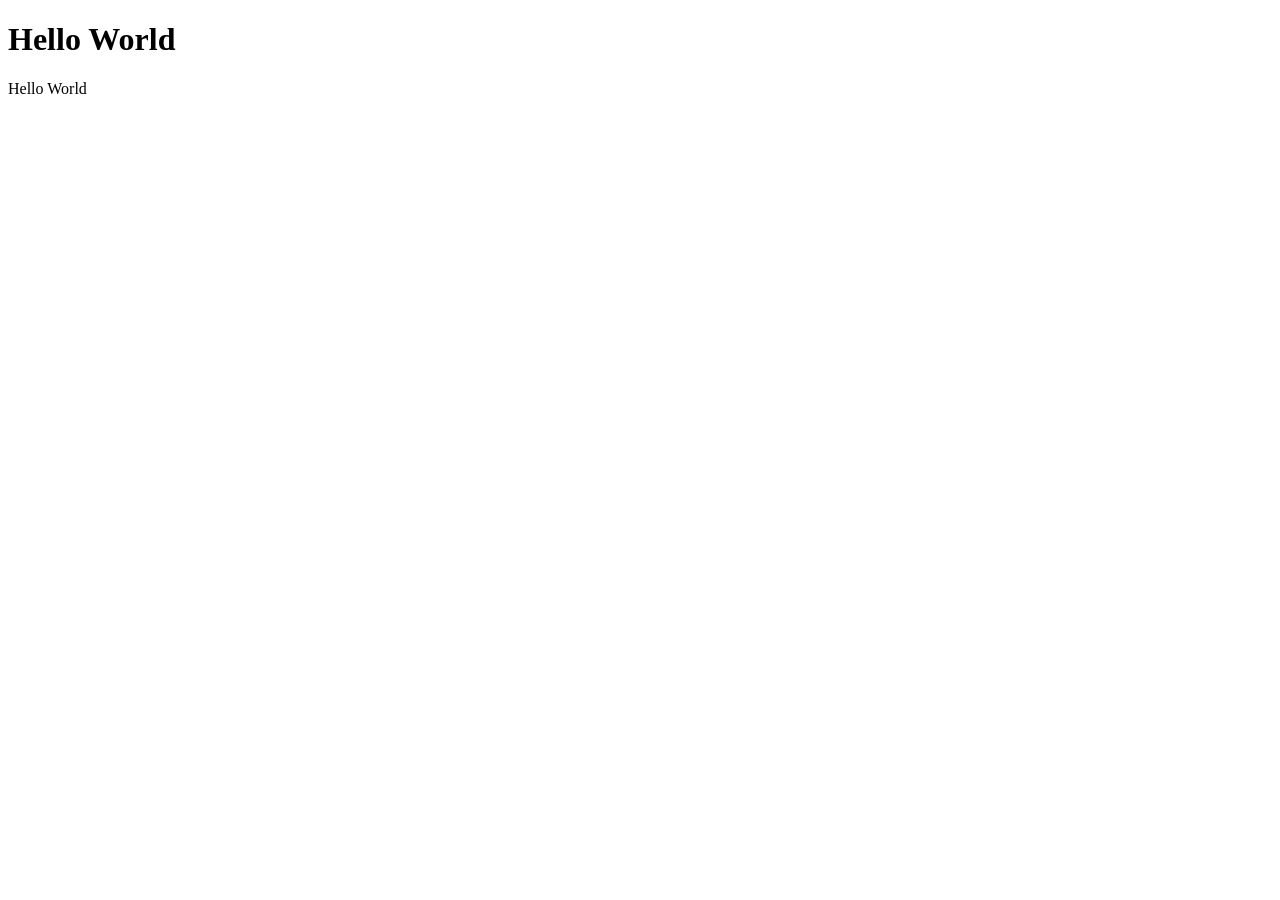
<file: java-script/JS-1/index.html>
<!DOCTYPE html>
<html lang="en">
<head>
    <meta charset="UTF-8">
    <meta name="viewport" content="width=device-width, initial-scale=1.0">
    <title>JS Class - 1</title>
</head>
<body>

    <h1>Hello World</h1>
    


<script>
    document.write("Hello World <br> <br>");
</script>

<!-- <script src="./script.js"></script> -->
</body>
</html>
</file>
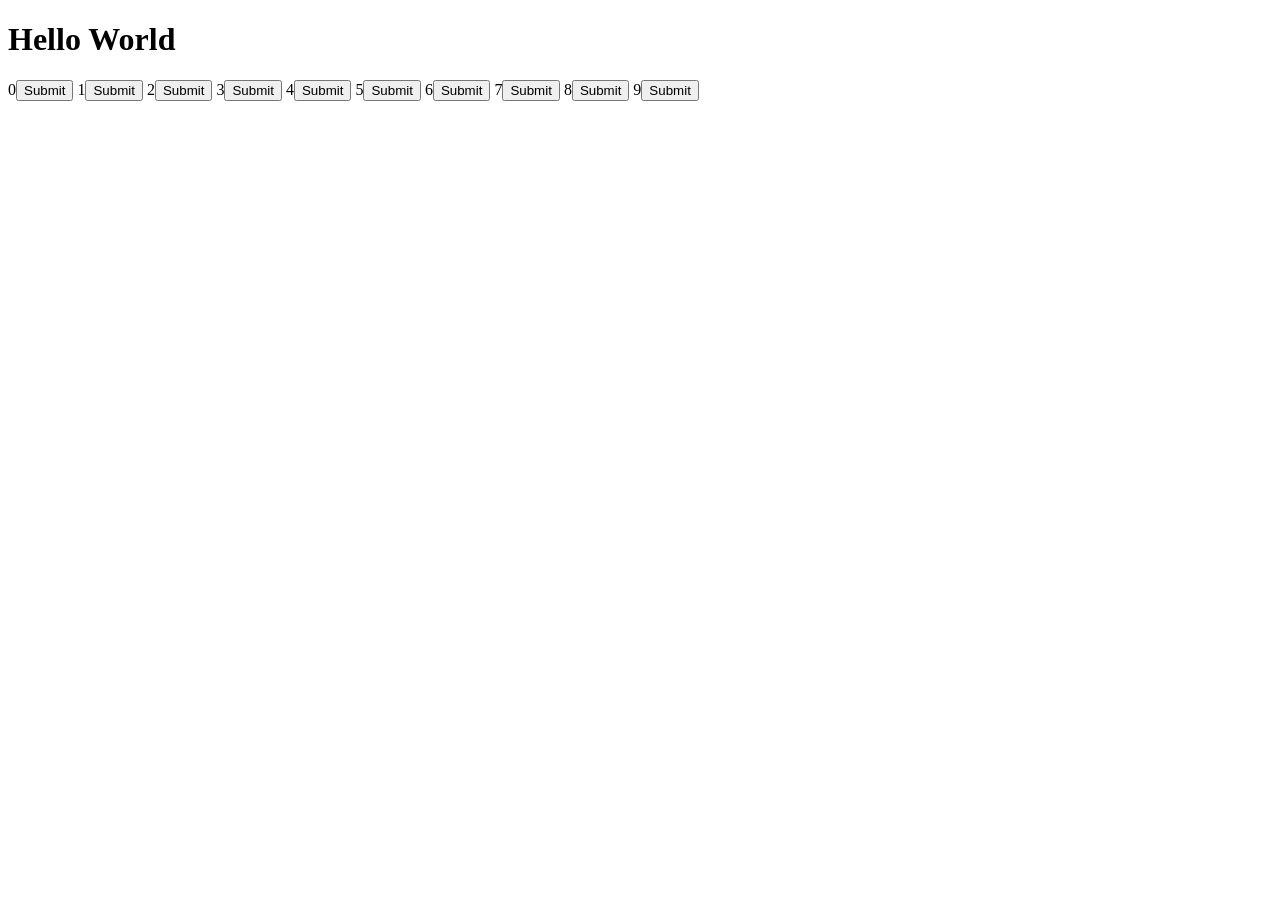
<file: java-script/loop/index.html>
<!DOCTYPE html>
<html lang="en">
<head>
    <meta charset="UTF-8">
    <meta name="viewport" content="width=device-width, initial-scale=1.0">
    <title>JS Class - 1</title>
</head>
<body>

    <h1>Hello World</h1>
    


<script>
        var i;
        for(i=0;i<10;i=i+1){  
            document.write(i+"<button>Submit</button> ");
    
        }
</script>

<!-- <script src="./script.js"></script> -->
</body>
</html>
</file>
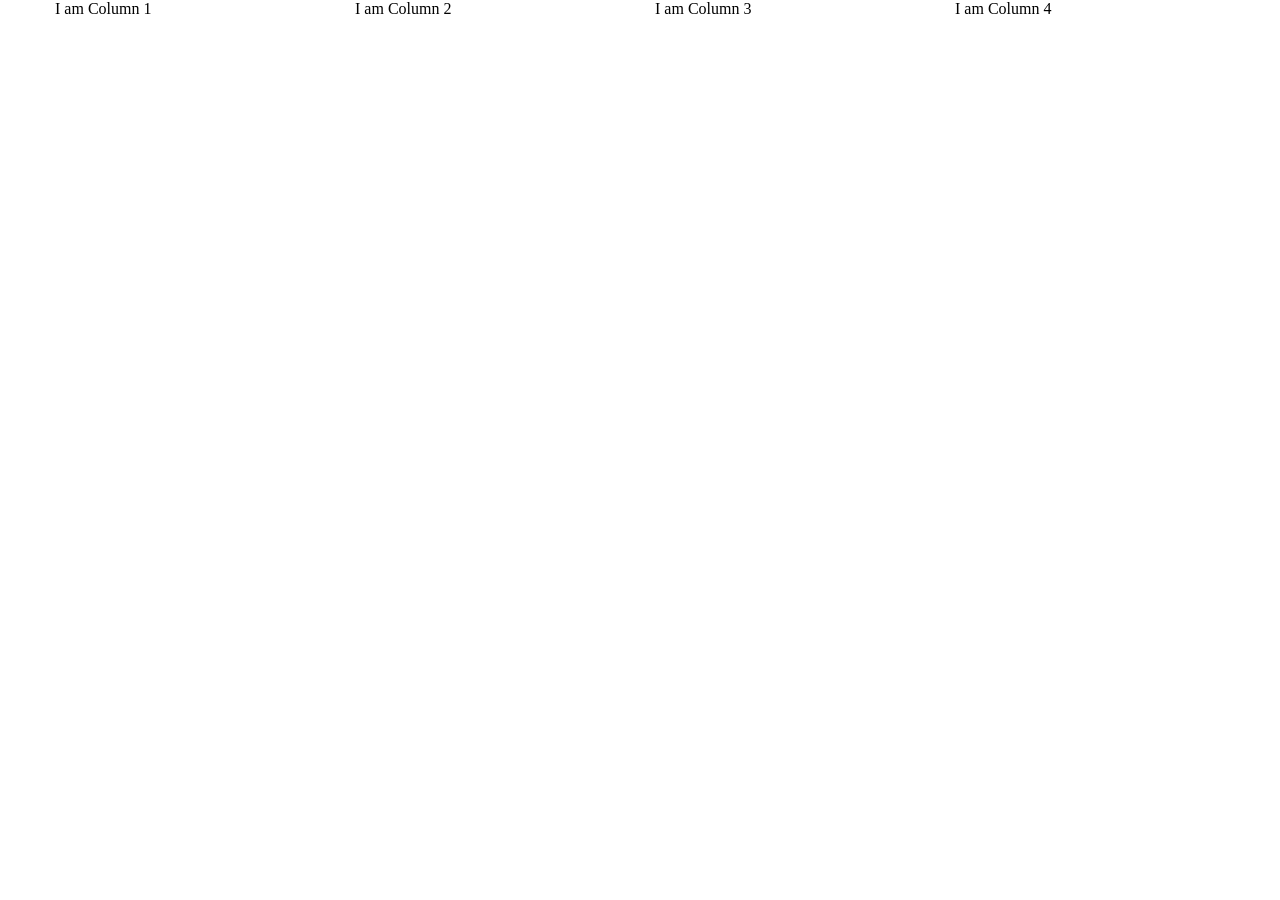
<file: portfolie/Custom Grid System/index.html>
<!DOCTYPE html>
<html lang="en">
<head>
<meta charset="UTF-8">
<meta name="viewport" content="width=device-width, initial-scale=1.0">
<title>Custom Grid System</title>
<link rel="stylesheet" href="style.css">
</head>
<body>
  <div class="container">
    <div class="row">
      <div class="col col-6 col-md-4 col-lg-3">I am Column 1</div>
      <div class="col col-6 col-md-4 col-lg-3">I am Column 2</div>
      <div class="col col-6 col-md-4 col-lg-3">I am Column 3</div>
      <div class="col col-6 col-md-4 col-lg-3">I am Column 4</div>
    </div>
  </div>
</body>
</html>
</file>
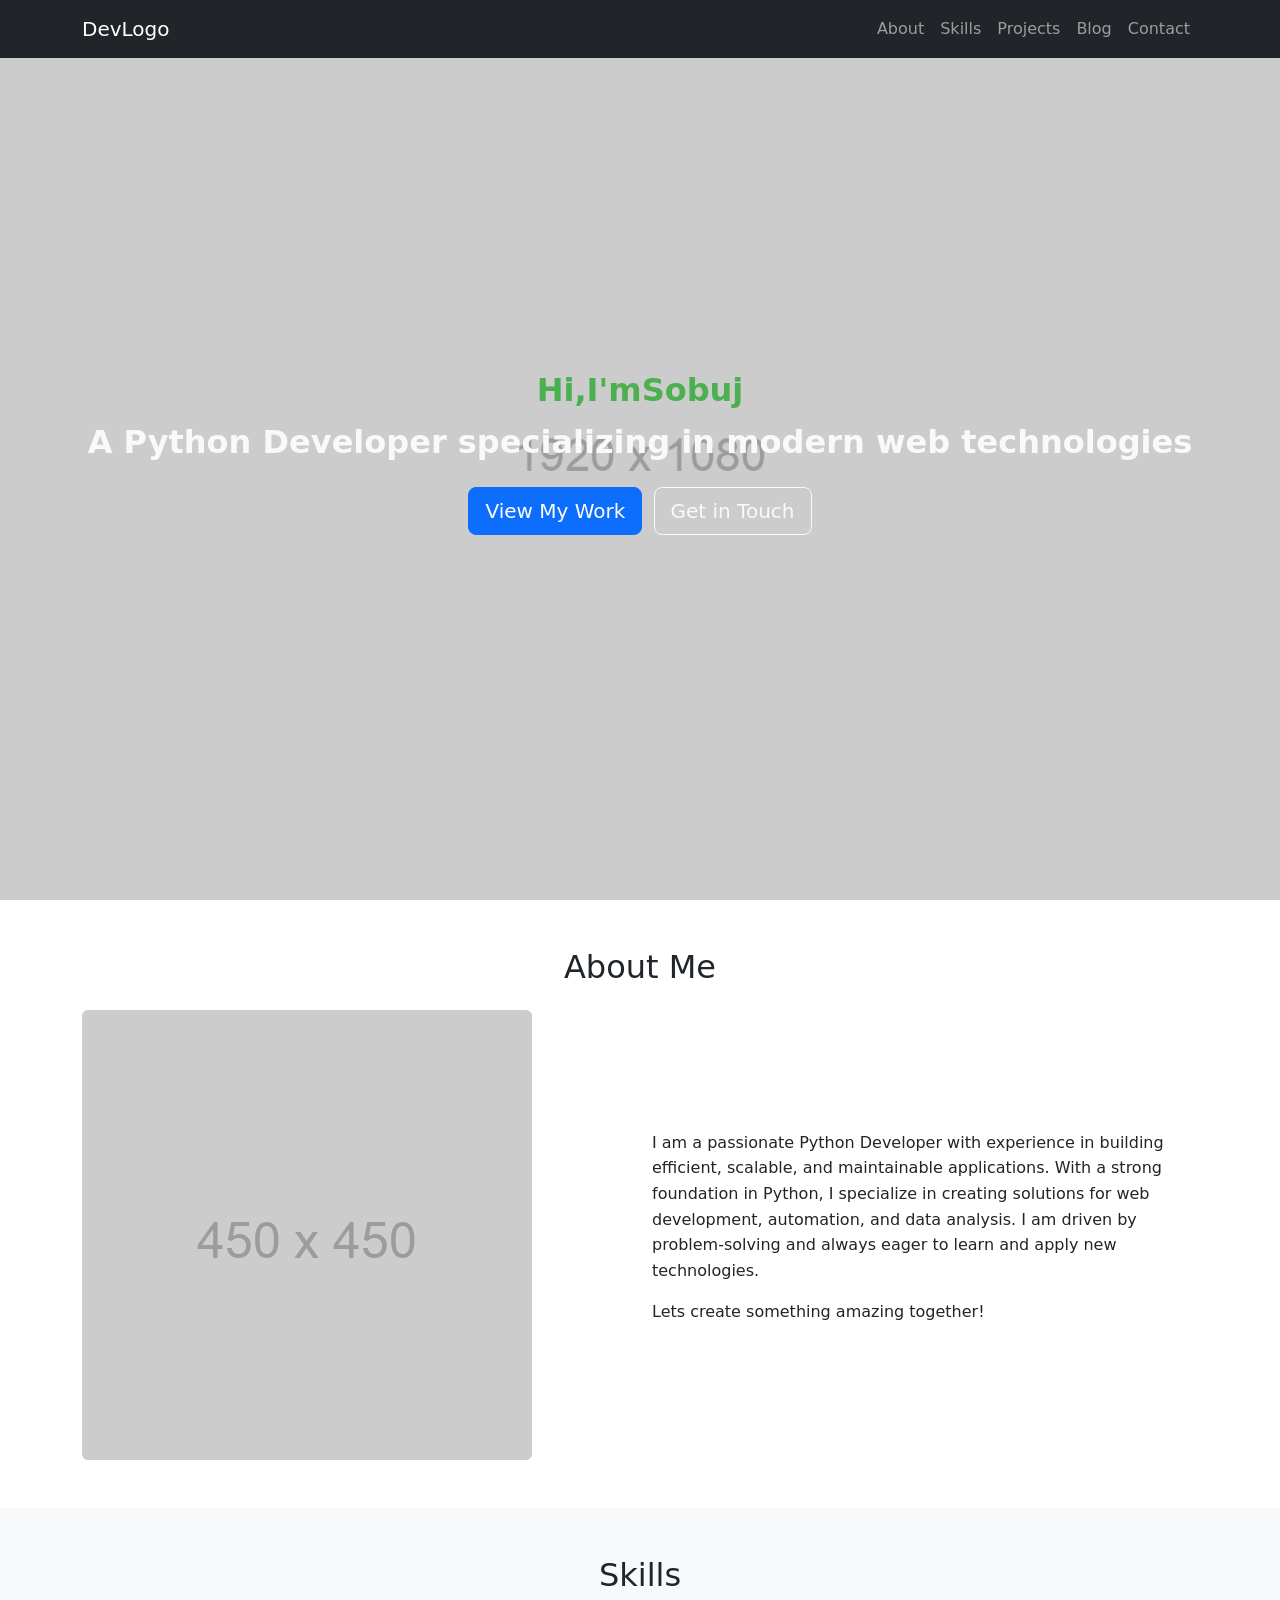
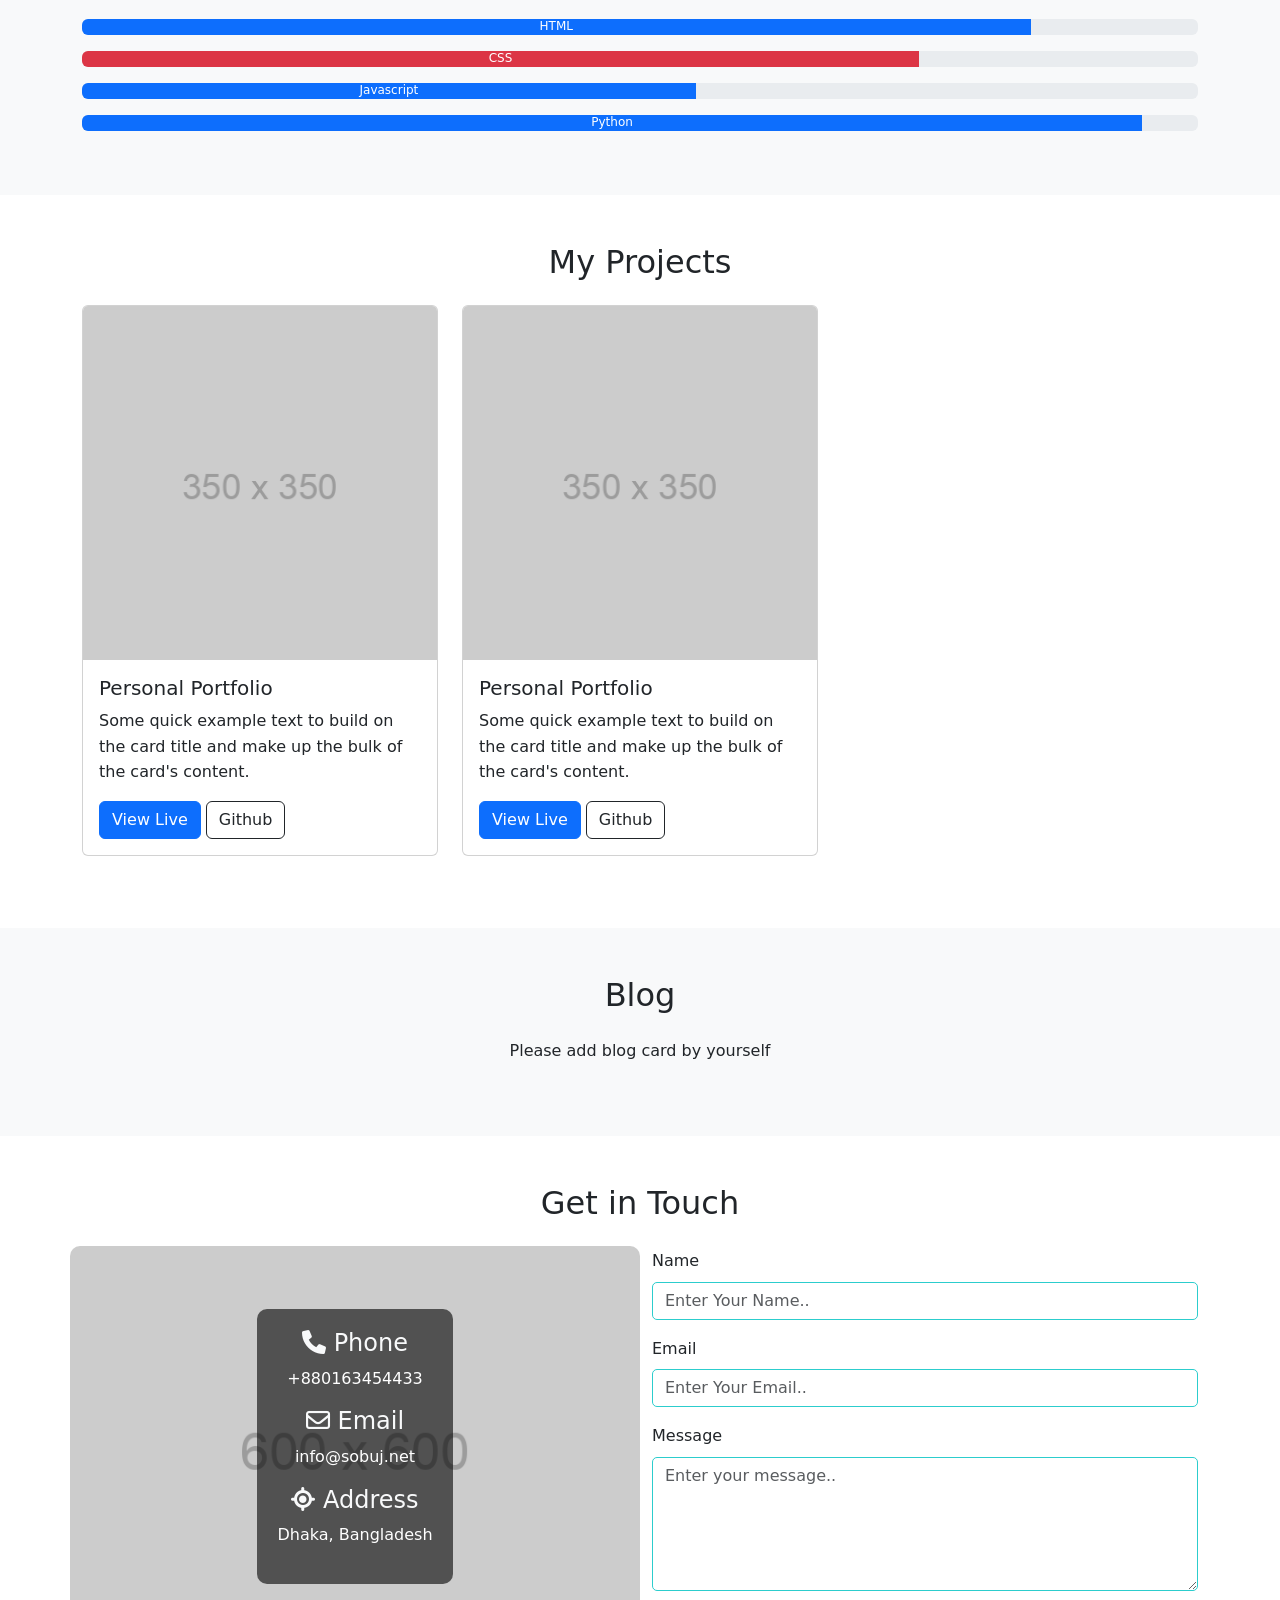
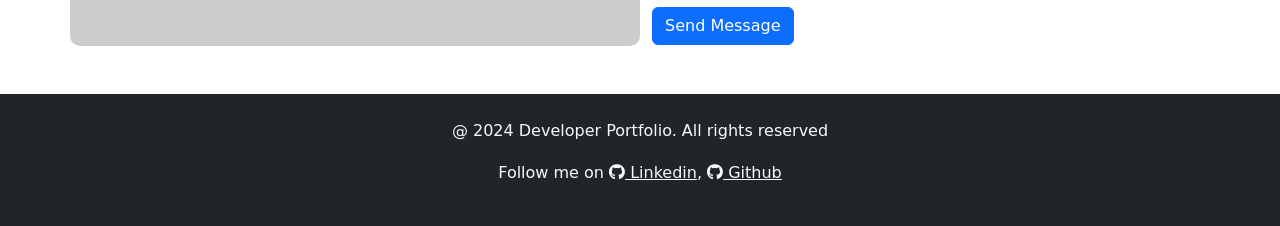
<file: portfolie/Portfolio-project/index.html>
<!doctype html>
<html lang="en">
  <head>
    <meta charset="UTF-8">
    <meta name="viewport" content="width=device-width, initial-scale=1.0">
    <meta http-equiv="X-UA-Compatible" content="IE=edge">
    <title>Python Developer Portfolio</title>


    <!-- SEO Meta Tags -->
    <meta name="description" content="A professional portfolio website showcasing the projects, skills, and experience of [Your Name], a Python Developer specializing in web development with Django, HTML, CSS, and JavaScript.">
    <meta name="keywords" content="Python Developer, Django, Web Development, Portfolio, JavaScript, HTML, CSS, Full Stack Developer">
    <meta name="author" content="[Your Name]">


    <!-- Open Graph / Facebook -->
    <meta property="og:title" content="Python Developer Portfolio - [Your Name]">
    <meta property="og:description" content="Check out the portfolio of [Your Name], a skilled Python Developer with expertise in Django and modern web technologies.">
    <meta property="og:type" content="website">
    <meta property="og:url" content="https://yourwebsite.com">
    <meta property="og:image" content="https://yourwebsite.com/images/preview.jpg">


    <!-- Twitter Card -->
    <meta name="twitter:card" content="summary_large_image">
    <meta name="twitter:title" content="Python Developer Portfolio - [Your Name]">
    <meta name="twitter:description" content="Discover the projects and skills of [Your Name], a professional Python Developer.">
    <meta name="twitter:image" content="https://yourwebsite.com/images/preview.jpg">
    <meta name="twitter:site" content="@yourtwitterhandle">


    <!-- Favicon -->
    <link rel="icon" type="image/png" sizes="32x32" href="https://yourwebsite.com/favicon-32x32.png">
    <link rel="icon" type="image/png" sizes="16x16" href="https://yourwebsite.com/favicon-16x16.png">
    <link rel="apple-touch-icon" href="https://yourwebsite.com/apple-touch-icon.png">


    <!-- Robots -->
    <meta name="robots" content="index, follow">


    <!-- Canonical URL -->
    <link rel="canonical" href="https://yourwebsite.com">


    <!-- Bootstrap CSS -->
    <link href="https://cdn.jsdelivr.net/npm/bootstrap@5.3.0/dist/css/bootstrap.min.css" rel="stylesheet">


    <!-- Font Awesome -->
    <link href="https://cdnjs.cloudflare.com/ajax/libs/font-awesome/6.0.0-beta3/css/all.min.css" rel="stylesheet">


    <!-- Custom CSS -->
    <link rel="stylesheet" href="./css/styles.css">

</head>
  <body>
    
    <nav class="navbar navbar-expand-lg navbar-dark bg-dark fixed-top">
        <div class="container">
          <a class="navbar-brand" href="#">DevLogo</a>
          <button class="navbar-toggler" type="button" data-bs-toggle="collapse" data-bs-target="#navbarNav">
            <span class="navbar-toggler-icon"></span>
          </button>
          <div class="collapse navbar-collapse" id="navbarNav">
            <ul class="navbar-nav ms-auto">
              <li class="nav-item">
                <a class="nav-link" href="#about">About</a>
              </li>
              <li class="nav-item">
                <a class="nav-link" href="#skills">Skills</a>
              </li>
              <li class="nav-item">
                <a class="nav-link" href="#projects">Projects</a>
              </li>
              <li class="nav-item">
                <a class="nav-link" href="#blog">Blog</a>
              </li>
              <li class="nav-item">
                <a class="nav-link" href="#contact">Contact</a>
              </li>
            </ul>
          </div>
        </div>
      </nav>

      <!-- Hero Section -->

      <header class="hero-section d-flex align-items-center">
        <div class="container text-center text-light text-container">
            <h1 id="text" class="text-container">Hi, I'm Sobuj </h1>
            <p>A Python Developer specializing in modern web technologies</p>
            <a href="#projects" class="btn btn-primary btn-lg">View My Work</a>
            <a href="#contact" class="btn btn-outline-light btn-lg">Get in Touch</a>
        </div>
      </header>

      <!-- About Section  -->

      <section id="about" class="py-5">
        <div class="container">
            <h2 class="text-center mb-4">About Me</h2>
            <div class="row align-items-center">
                <div class="col-md-6">
                    <img src="./assets/img/450.png" alt="your_name_photo" class="img-fluid rounded">
                </div>
                <div class="col-md-6">
                    <p>
                        I am a passionate Python Developer with experience in building efficient, scalable, and maintainable applications. With a strong foundation in Python, I specialize in creating solutions for web development, automation, and data analysis. I am driven by problem-solving and always eager to learn and apply new technologies.
                    </p>
                    <p>Lets create something amazing together!</p>
                </div>
            </div>
        </div>
      </section>

      <!-- Skills section -->

      <section id="skills" class="py-5 bg-light">
        <div class="container">
            <h2 class="text-center mb-4">Skills</h2>

            <div class="progress mb-3" role="progressbar" aria-label="Example with label" aria-valuenow="85" aria-valuemin="0" aria-valuemax="85">
                <div class="progress-bar" style="width: 85%">HTML</div>
            </div>
            <div class="progress mb-3" role="progressbar" aria-label="Example with label" aria-valuenow="75" aria-valuemin="0" aria-valuemax="75">
                <div class="progress-bar bg-danger" style="width: 75%">CSS</div>
            </div>
            <div class="progress mb-3" role="progressbar" aria-label="Example with label" aria-valuenow="55" aria-valuemin="0" aria-valuemax="55">
                <div class="progress-bar" style="width: 55%">Javascript</div>
            </div>
            <div class="progress mb-3" role="progressbar" aria-label="Example with label" aria-valuenow="95" aria-valuemin="0" aria-valuemax="95">
                <div class="progress-bar" style="width: 95%">Python</div>
            </div>
        </div>
      </section>

      <!-- Projects Section -->


    <section id="projects" class="py-5">
        <div class="container">
            <h2 class="text-center mb-4">My Projects</h2>
            <div class="row">
                <div class="col-md-4">
                    <div class="card mb-4">
                        <img src="./assets/img/350.png" class="card-img-top" alt="...">
                        <div class="card-body">
                          <h5 class="card-title">Personal Portfolio</h5>
                          <p class="card-text">Some quick example text to build on the card title and make up the bulk of the card's content.</p>
                          <a href="#" class="btn btn-primary">View Live</a>
                          <a href="#" class="btn btn-outline-dark">Github</a>
                        </div>
                      </div>
                </div>
                <div class="col-md-4">
                    <div class="card mb-4">
                        <img src="./assets/img/350.png" class="card-img-top" alt="...">
                        <div class="card-body">
                          <h5 class="card-title">Personal Portfolio</h5>
                          <p class="card-text">Some quick example text to build on the card title and make up the bulk of the card's content.</p>
                          <a href="#" class="btn btn-primary">View Live</a>
                          <a href="#" class="btn btn-outline-dark">Github</a>
                        </div>
                      </div>
                </div>
            </div>

        </div>
    </section>

    <!-- Blog Section -->

    <section id="blog" class="py-5 bg-light">
        <div class="container">
            <h2 class="text-center mb-4">Blog</h2>
            <p class="text-center mb-4">Please add blog card by yourself</p>
        </div>
    </section>

    <!-- Contact Section -->

    <section id="contact" class="py-5">
        <div class="container">
            <h2 class="text-center mb-4">Get in Touch</h2>
            <div class="row align-items-center">
                <div class="col-md-6 contact-info d-flex align-items-center justify-content-center">
                    <div class="text-light text-center">
                        <h4><i class="fa-solid fa-phone"></i> Phone</h4>
                        <p>+880163454433</p>
                        <h4><i class="fa-regular fa-envelope"></i> Email</h4>
                        <p>info@sobuj.net</p>
                        <h4><i class="fa-solid fa-location-crosshairs"></i> Address</h4>
                        <p>Dhaka, Bangladesh</p>
                    </div>
                </div>
                <div class="col-md-6">
                    <form>
                        <div class="mb-3">
                          <label for="name" class="form-label">Name</label>
                          <input type="text" class="form-control" id="name" required placeholder="Enter Your Name..">
                        </div>
                        <div class="mb-3">
                            <label for="email" class="form-label">Email</label>
                            <input type="text" class="form-control" id="email" required placeholder="Enter Your Email..">
                          </div>
                          <div class="mb-3">
                            <label for="message" class="form-label">Message</label>
                            <textarea class="form-control" id="message" rows="5" placeholder="Enter your message.."></textarea>
                          </div>
                        
                        
                        <button type="submit" class="btn btn-primary">Send Message</button>
                      </form>
                </div>
            </div>
            
        </div>
    </section>

    <!-- Footer Section  -->

    <footer class="bg-dark text-light py-4">
        <div class="container text-center">
            <p>@ 2024 Developer Portfolio. All rights reserved</p>
            <p>Follow me on <a href="#" class="text-light"><i class="fa-brands fa-github"></i> Linkedin</a>, <a href="#" class="text-light"><i class="fa-brands fa-github"></i> Github</a></p>
        </div>
    </footer>

    <script>
        // JavaScript to handle letter-by-letter animation
        const textContainer = document.getElementById("text");
        const text = textContainer.textContent; // Get the text
        textContainer.textContent = ""; // Clear the container
    
        // Wrap each letter in a span
        [...text].forEach((letter, index) => {
          const span = document.createElement("span");
          span.textContent = letter; // Set the letter
          span.classList.add("letter"); // Add class for styling
          textContainer.appendChild(span);
    
          // Add animation with a delay for each letter
          setTimeout(() => {
            span.style.opacity = "1";
            span.style.transform = "translateY(0)";
          }, index * 100); // Adjust the delay (100ms per letter)
        });
      </script>
    <script src="https://cdn.jsdelivr.net/npm/bootstrap@5.3.3/dist/js/bootstrap.bundle.min.js" integrity="sha384-YvpcrYf0tY3lHB60NNkmXc5s9fDVZLESaAA55NDzOxhy9GkcIdslK1eN7N6jIeHz" crossorigin="anonymous"></script>
  </body>
</html>
</file>
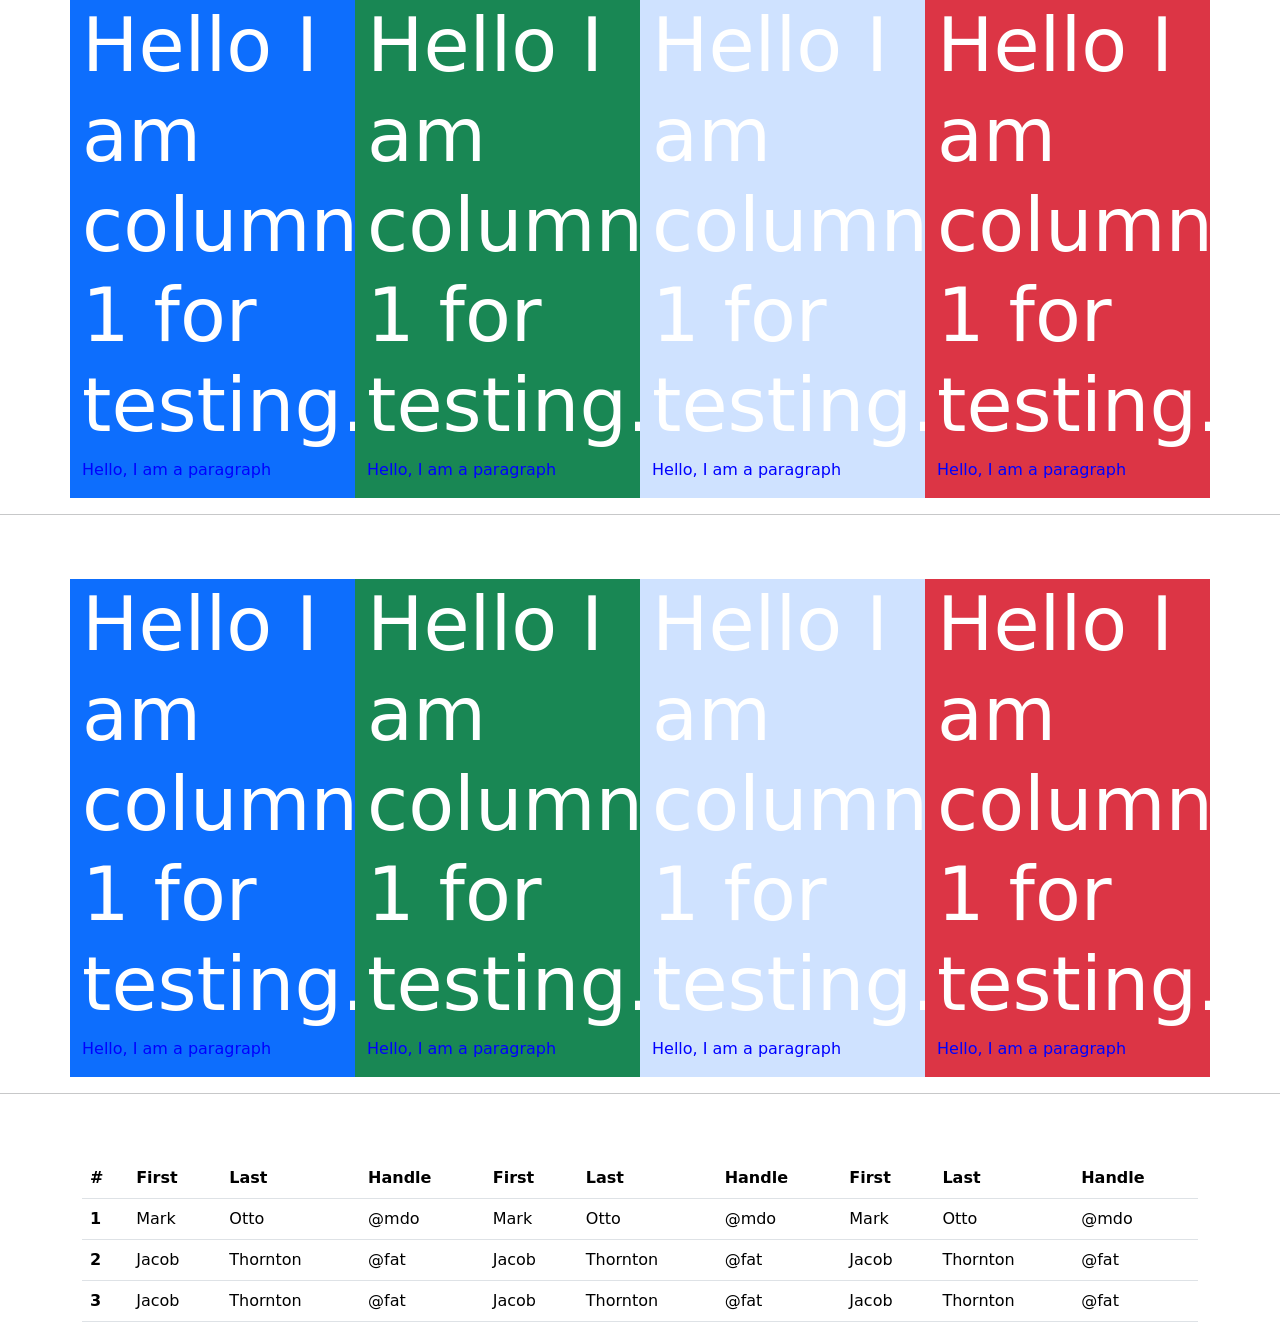
<file: portfolie/Responsive Bootstrap class -1/index.html>
<!doctype html>
<html lang="en">
  <head>
    <meta charset="utf-8">
    <meta name="viewport" content="width=device-width, initial-scale=1">
    <title>Bootstrap Responsive</title>
    <link href="https://cdn.jsdelivr.net/npm/bootstrap@5.3.3/dist/css/bootstrap.min.css" rel="stylesheet" integrity="sha384-QWTKZyjpPEjISv5WaRU9OFeRpok6YctnYmDr5pNlyT2bRjXh0JMhjY6hW+ALEwIH" crossorigin="anonymous">
    <link rel="stylesheet" href="./style.css">
  </head>
  <body>

    <div class="container">
        <div class="row">
            <div class="col-12 col-sm-6 col-md-4 col-lg-3 bg-primary">
                <h1>Hello I am column 1 for testing.</h1>
                <p>Hello, I am a paragraph</p>
            </div>

            <div class="col-12 col-sm-6 col-md-4 col-lg-3 bg-success">
                <h1>Hello I am column 1 for testing.</h1>
                <p>Hello, I am a paragraph</p>
            </div>

            <div class="col-12 col-sm-6 col-md-4 col-lg-3 bg-primary-subtle">
                <h1>Hello I am column 1 for testing.</h1>
                <p>Hello, I am a paragraph</p>
            </div>

            <div class="col-12 col-sm-6 col-md-4 col-lg-3 bg-danger">
                <h1>Hello I am column 1 for testing.</h1>
                <p>Hello, I am a paragraph</p>
            </div>
        </div>
    </div>

    <hr> <br> <br>

    <div class="container">
        <div class="row">
            <div class="col-3 bg-primary">
                <h1>Hello I am column 1 for testing.</h1>
                <p>Hello, I am a paragraph</p>
            </div>

            <div class="col-3 bg-success">
                <h1>Hello I am column 1 for testing.</h1>
                <p>Hello, I am a paragraph</p>
            </div>

            <div class="col-3 bg-primary-subtle">
                <h1>Hello I am column 1 for testing.</h1>
                <p>Hello, I am a paragraph</p>
            </div>

            <div class="col-3 bg-danger">
                <h1>Hello I am column 1 for testing.</h1>
                <p>Hello, I am a paragraph</p>
            </div>
        </div>
    </div>

    <hr> <br> <br>

    <div class="container">
        <div class="table-responsive">
            <table class="table">
                <thead>
                  <tr>
                    <th scope="col">#</th>
                    <th scope="col">First</th>
                    <th scope="col">Last</th>
                    <th scope="col">Handle</th>
                    <th scope="col">First</th>
                    <th scope="col">Last</th>
                    <th scope="col">Handle</th>
                    <th scope="col">First</th>
                    <th scope="col">Last</th>
                    <th scope="col">Handle</th>
                  </tr>
                </thead>
                <tbody>
                  <tr>
                    <th scope="row">1</th>
                    <td>Mark</td>
                    <td>Otto</td>
                    <td>@mdo</td>
                    <td>Mark</td>
                    <td>Otto</td>
                    <td>@mdo</td>
                    <td>Mark</td>
                    <td>Otto</td>
                    <td>@mdo</td>
                  </tr>
                  <tr>
                    <th scope="row">2</th>
                    <td>Jacob</td>
                    <td>Thornton</td>
                    <td>@fat</td>
                    <td>Jacob</td>
                    <td>Thornton</td>
                    <td>@fat</td>
                    <td>Jacob</td>
                    <td>Thornton</td>
                    <td>@fat</td>
                  </tr>
                  <tr>
                    <th scope="row">3</th>
                    <td>Jacob</td>
                    <td>Thornton</td>
                    <td>@fat</td>
                    <td>Jacob</td>
                    <td>Thornton</td>
                    <td>@fat</td>
                    <td>Jacob</td>
                    <td>Thornton</td>
                    <td>@fat</td>
                  </tr>
                  
                </tbody>
              </table>
        </div>
    </div>



    <script src="https://cdn.jsdelivr.net/npm/bootstrap@5.3.3/dist/js/bootstrap.bundle.min.js" integrity="sha384-YvpcrYf0tY3lHB60NNkmXc5s9fDVZLESaAA55NDzOxhy9GkcIdslK1eN7N6jIeHz" crossorigin="anonymous"></script>
  </body>
</html>
</file>
<file: exam/style.css>
@import url('https://fonts.googleapis.com/css2?family=Poppins:ital,wght@0,100;0,200;0,300;0,400;0,500;0,600;0,700;0,800;0,900;1,100;1,200;1,300;1,400;1,500;1,600;1,700;1,800;1,900&display=swap');

* {
  margin: 0;
  padding: 0;
}

body {
  overflow-x: hidden;
  background-color: #f7f6f9;
}


.header-con {
  background-color: #2623b9;
  height: 530px;




}

.navbar-brand {
  font-size: 38px;
  font-weight: bold;
}

.dropdown {
  background: #403F81;
  /* background: #2623b9; */
}

.dropdown-toggle {
  color: rebeccapurple;
  background: wheat;
}

.hero-img>img:nth-child(1) {
  height: 412px;
}

.get-btn {
  background-color: #61CE70;
}

.get-btn>button:nth-child(1) {
  font-size: 21px;
  font-weight: bold;
}

.heder2 {
  color: white;
}

.left {
  /* display: flex;
    justify-content: center; */
  margin-top: 28px;
  padding: 110px;
}

/* .about-1 {
    height: 700px;
  } */

.left-b-1 {
  border: none;
  text-decoration-line: underline;
  font-size: 25px;
  font-weight: inherit;
}

.left>h1:nth-child(2) {
  color: #403F81;
}

.left>h1:nth-child(2) {
  text-transform: capitalize;
  font-weight: bold;
}

.btn-2 {
  font-size: 20px;
  background-color: #61CE70;
  border-radius: 10px;
  height: 40px;
  width: 130px;
}

.container>div:nth-child(1) {
  display: flex;
  justify-content: space-evenly;
  /* margin: 24px */
}

.up-card {
  margin-bottom: 35px;
}

.up-card>div:nth-child(1)>div:nth-child(1)>img:nth-child(1) {
  background: #fff;
  border-radius: 20px;
}

.up-card>div:nth-child(1) {
  width: 18rem;
  border-radius: 6px;
}

.company>div:nth-child(1) {
  overflow: hidden;

  padding: 54px;
}

.btn-outline-secondary {
  background: #fff;
  color: rgba(0, 0, 0, 0.822);
  width: 220px;
  height: 65px;
  box-shadow: 0px 4px 6px rgba(5, 5, 5, 0.329);
  border: none;
  font-weight: bolder;
}

.btn-outline-secondary:hover {
  background-color: rgba(240, 235, 228, 0.89);
  color: rgba(0, 0, 0, 0.822);
}

.card {
  width: 263px;
}

.happy-clint {
  background-color: #e3b2f18e;
  display: flex;
  justify-content: center;
  margin-bottom: 25px;
  box-shadow: 0px 4px 6px rgba(5, 5, 5, 0.329);
}

.happy-clint-2 {
  padding: 40px;

}

.card-number {
  height: 142px
}

.card-title {
  background: #FFF5EE;
  width: 40px;
  height: 40px;
  display: flex;
  justify-content: center;
  align-items: center;
  position: relative;
  bottom: 30px;
  left: 20px;
  border-radius: 20px;
}

.card-body {
  display: grid;
  justify-content: center;
}

.number {
  /* margin-left: 23px; */
  font-size: 32px;
  font-weight: bold;
}

.happy {
  position: relative;
  bottom: 33px;
  /* margin-left: 24px; */
}

.happy-clint-2>div:nth-child(1)>div:nth-child(1)>div:nth-child(1)>h5:nth-child(1)>img:nth-child(1) {
  height: 24px;
}

.happy-clint-2>div:nth-child(2)>div:nth-child(1)>div:nth-child(1)>h5:nth-child(1)>img:nth-child(1) {
  height: 27px;
}

.details {
  margin-top: 50px;
}

.first-img>img:nth-child(1) {
  height: 450px;
  overflow: hidden;
}

.details-first {
  display: flex;
  justify-content: center;
  align-items: center;
  margin: 15px;
  padding: 150px;
}

.details-header {
  margin-left: 210px;
}

.header-p {
  text-transform: uppercase;
  font-size: 20px;
  color: #868580;
  margin-bottom: 0px;
}

.header-check {
  color: #403F81;
}

.first-cont {
  margin-left: 92px;
}

.first-list ul {
  list-style: none;
}

.first-cont-header {
  color: #403F81;
}

#second {
  margin-top: 0px !important;
  padding-top: 0px !important;
}

#second-p {
  margin-left: 0px !important;
}

#third {
  margin-top: 0px !important;
  padding-top: 0px !important;
}

.gallery-sec {
  display: flex;
  justify-content: center;
}

.grid>div:nth-child(1)>img:nth-child(1) {
  height: 180px;
}

.gallery-sec>div:nth-child(1)>div:nth-child(1)>div:nth-child(1)>div:nth-child(1)>img:nth-child(1) {
  height: 180px;
}

.gallery-sec>div:nth-child(1)>div:nth-child(1)>div:nth-child(2)>div:nth-child(1)>img:nth-child(1) {
  height: 180px;
}

.gallery-sec>div:nth-child(1)>div:nth-child(1)>div:nth-child(3)>div:nth-child(1)>img:nth-child(1) {
  height: 180px;
}

.gallery-sec>div:nth-child(1)>div:nth-child(1)>div:nth-child(4)>div:nth-child(1)>img:nth-child(1) {
  height: 180px;
}

div.g-2:nth-child(2)>div:nth-child(1)>div:nth-child(1)>img:nth-child(1) {
  height: 180px;
}


div.g-2:nth-child(2)>div:nth-child(2)>div:nth-child(1)>img:nth-child(1) {
  height: 180px;
}

div.g-2:nth-child(2)>div:nth-child(4)>div:nth-child(1)>img:nth-child(1) {
  height: 180px;
}

div.g-2:nth-child(2)>div:nth-child(3)>div:nth-child(1)>img:nth-child(1) {
  height: 180px;
}

div.carousel-item {
  height: 500px;
  object-fit: cover;
  overflow: hidden;
  /* background: rgba(0, 0, 0, 0.7);
 z-index: 1; */
}

.carousel::before {
  content: '';
  position: absolute;
  height: 100%;
  width: 100%;
  top: 0;
  left: 0;
  background: rgba(24, 24, 24, 0.7);
  z-index: 1;
  overflow: hidden;
}

#carouselExampleCaptions {
  overflow: hidden;
}

.carousel-inner {
  overflow: hidden;
}

.carousel-control-prev {
  overflow: hidden;
}

div.carousel-item:nth-child(1)>div:nth-child(2)>span:nth-child(1)>img:nth-child(1) {
  height: 50px;
  border-radius: 30px;

}

div.carousel-item:nth-child(2)>div:nth-child(2)>span:nth-child(1)>img:nth-child(1) {
  height: 50px;
  border-radius: 30px;
}

div.carousel-item:nth-child(3)>div:nth-child(2)>span:nth-child(1)>img:nth-child(1) {
  height: 50px;
  border-radius: 30px;
}

.img-z {
  position: relative;
  z-index: 2;
  display: block;

}

.c-icon {
  position: relative;
  z-index: 2;
}

div.carousel-item:nth-child(1)>div:nth-child(2) {
  position: absolute;
  top: 154px;
  z-index: 2;
}

div.carousel-item:nth-child(2)>div:nth-child(2) {
  position: absolute;
  top: 154px;
  z-index: 2;
}

div.carousel-item:nth-child(3)>div:nth-child(2) {
  position: absolute;
  top: 154px;
  z-index: 2;
}

.team-img>div:nth-child(1)>div:nth-child(1)>div:nth-child(1)>div:nth-child(1)>img:nth-child(1) {
  height: 350px;
}

.team-img>div:nth-child(1)>div:nth-child(1)>div:nth-child(2)>div:nth-child(1)>img:nth-child(1) {
  height: 350px;
}

div.col-4:nth-child(3)>div:nth-child(1)>img:nth-child(1) {
  height: 350px;
}

.team>div:nth-child(1) {
  margin-bottom: 46px;
  margin-top: 20px;
}

#team-d {
  /*! margin: 0; */
  background: rgb(236, 234, 230);
  height: 60px;
  width: 279px;
  margin-left: 70px;

  position: relative;
  bottom: 33px;
  box-shadow: 0px 4px 6px rgba(5, 5, 5, 0.329);

}

#team-d>h2:nth-child(2) {
  font-size: 21px;
  margin: 0px;
  line-height: 0px;
  /*! margin-bottom: 0px; */
  position: relative;
  top: -20px;
}
</file>
<file: portfolie/styles.css>
.nav {
  justify-content: space-between;
}
.logo {
  height: 50px;
}
.text {
  text-align: justify;
}
.headingImg {
  height: 70%;
}
.ancor {
  text-decoration: none;
  color: gray;
}
a:hover {
  text-decoration: none;
  color: blue;
}

.card:hover {
  background-color: black;
  color: white;
}
</file>
<file: portfolie/Custom Grid System/style.css>
/* Base Styles */
* {
    box-sizing: border-box;
    margin: 0;
    padding: 0;
  }
  
  .container {
    width: 100%;
    max-width: 1200px;
    margin: 0 auto;  /* Center the container */
    padding: 0 15px; /* Add some padding */
  }
  
  /* Row Styles */
  .row {
    display: flex;
    flex-wrap: wrap;  /* Allow columns to wrap to the next line if necessary */
    margin: -15px;    /* Offset column padding to align content */
  }
  
  /* Column Styles */
  .col {
    padding: 15px; /* Add padding to create spacing between columns */
  }
  
  /* Mobile First Default Columns */
  .col-1 { width: 8.33%; }
  .col-2 { width: 16.66%; }
  .col-3 { width: 25%; }
  .col-4 { width: 33.33%; }
  .col-5 { width: 41.66%; }
  .col-6 { width: 50%; }
  .col-7 { width: 58.33%; }
  .col-8 { width: 66.66%; }
  .col-9 { width: 75%; }
  .col-10 { width: 83.33%; }
  .col-11 { width: 91.66%; }
  .col-12 { width: 100%; }
  
  /* Medium Screens (Tablets) */
  @media (min-width: 768px) {
    .col-md-1 { width: 8.33%; }
    .col-md-2 { width: 16.66%; }
    .col-md-3 { width: 25%; }
    .col-md-4 { width: 33.33%; }
    .col-md-5 { width: 41.66%; }
    .col-md-6 { width: 50%; }
    .col-md-7 { width: 58.33%; }
    .col-md-8 { width: 66.66%; }
    .col-md-9 { width: 75%; }
    .col-md-10 { width: 83.33%; }
    .col-md-11 { width: 91.66%; }
    .col-md-12 { width: 100%; }
  }
  
  /* Large Screens (Desktops) */
  @media (min-width: 992px) {
    .col-lg-1 { width: 8.33%; }
    .col-lg-2 { width: 16.66%; }
    .col-lg-3 { width: 25%; }
    .col-lg-4 { width: 33.33%; }
    .col-lg-5 { width: 41.66%; }
    .col-lg-6 { width: 50%; }
    .col-lg-7 { width: 58.33%; }
    .col-lg-8 { width: 66.66%; }
    .col-lg-9 { width: 75%; }
    .col-lg-10 { width: 83.33%; }
    .col-lg-11 { width: 91.66%; }
    .col-lg-12 { width: 100%; }
  }
</file>
<file: portfolie/Portfolio-project/css/styles.css>
body{
    line-height: 1.6;;
}

.hero-section{
    background: url('../assets/img/1920x1080.png') no-repeat center center/cover;
    height: 100vh;
}

 /* Basic styling for the text */
 .text-container {
    font-size: 2rem;
    font-weight: bold;
    color: #4CAF50;
    display: inline-block;
    white-space: nowrap;
  }
  .letter {
    display: inline-block;
    opacity: 0;
    transform: translateY(20px);
    transition: all 0.5s ease;
  }

#contact .contact-info{
    background: url('../assets/img/600.png') no-repeat center center/cover;
    height: 400px;
    position: relative;
    border-radius: 10px;
}

#contact .contact-info .text-center{
    background-color: rgba(0,0,0,0.6);
    padding: 20px;
    border-radius: 10px;
}

#contact .contact-info h4{
    font-size: 1.5rem;
    margin-bottom: 0.5rem;
}

#contact .contact-info p{
    font-size: 1rem;
    margin-bottom: 1rem;
    color: white;
}

#contact .form-control{
    border-radius: 5px;
    box-shadow: none;
    border: 1px solid rgb(44, 205, 205);
}

#contact .form-control:focus{
    border-color: bisque;
    box-shadow: 0px 0px 8px rgba(14, 181, 47, 0.2);
}

@media (max-width:768) {
    #contact .contact-info{
        height: 300px;
    }
    #contact .contact-info .text-center{
        padding: 15px;
    }
}
</file>
<file: portfolie/Responsive Bootstrap class -1/style.css>
p{
    color: blue;
}

@media (max-width:339px) {
    h1{
        font-size: 5px;
        color: antiquewhite;
    }
    p{
        display: none;
    }
}

@media (min-width:340px) and (max-width:360px) {
    h1{
        font-size: 10px;
        color: rgb(193, 152, 99);
    }
}

@media (min-width:361px) and (max-width:575.98px) {
    h1{
        font-size: 15px;
        color: rgb(86, 60, 25);
    }
    p{
        display: none;
    }
}

@media (min-width:576px) and (max-width:767.98px) {
    h1{
        font-size: 25px;
        color: rgb(78, 77, 74);
    }
}

@media (min-width:768px) and (max-width:991.98px) {
    h1{
        font-size: 35px;
        color: rgb(235, 141, 17);
    }
}

@media (min-width:992px) and (max-width:1199.98px) {
    h1{
        font-size: 55px;
        color: rgb(25, 25, 24);
    }
    p{
        display: none;
    }
}

@media (min-width:1200px) {
    h1{
        font-size: 75px;
        color: rgb(255, 255, 255);
    }
}
</file>
